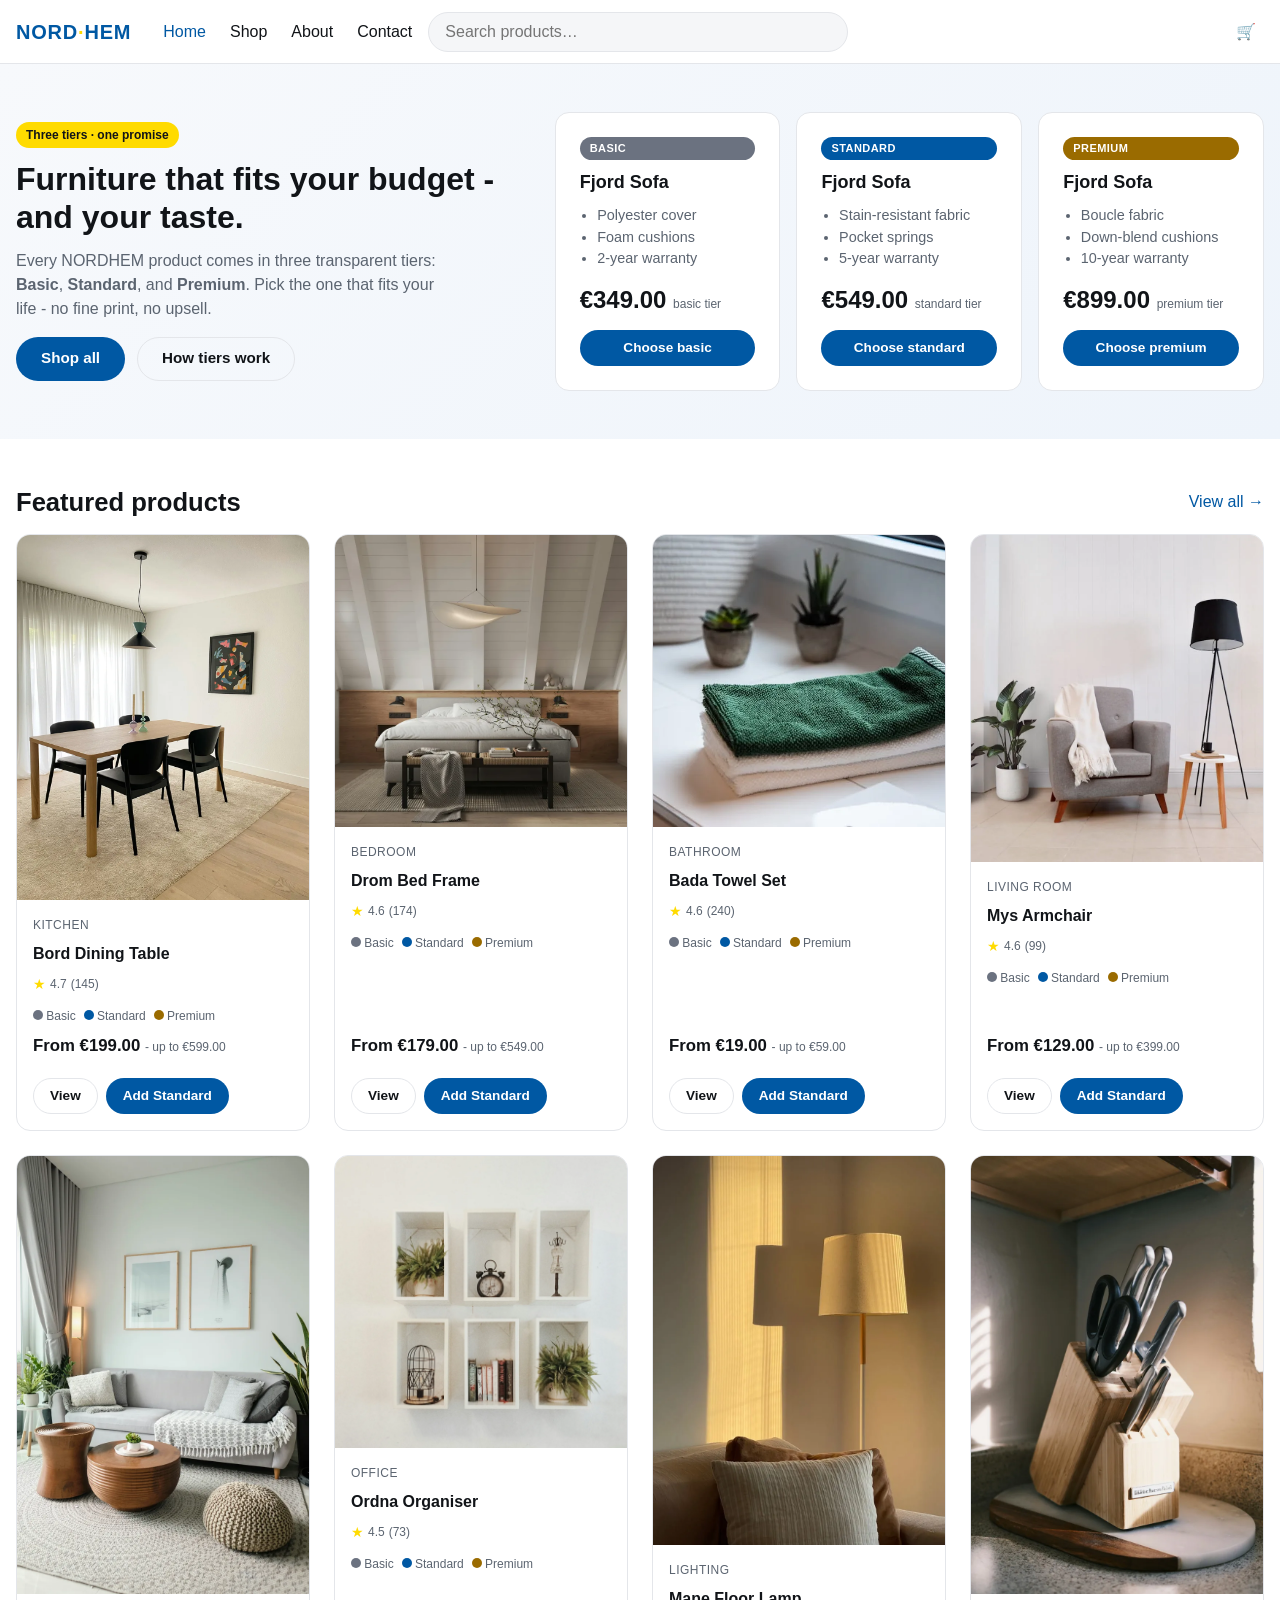
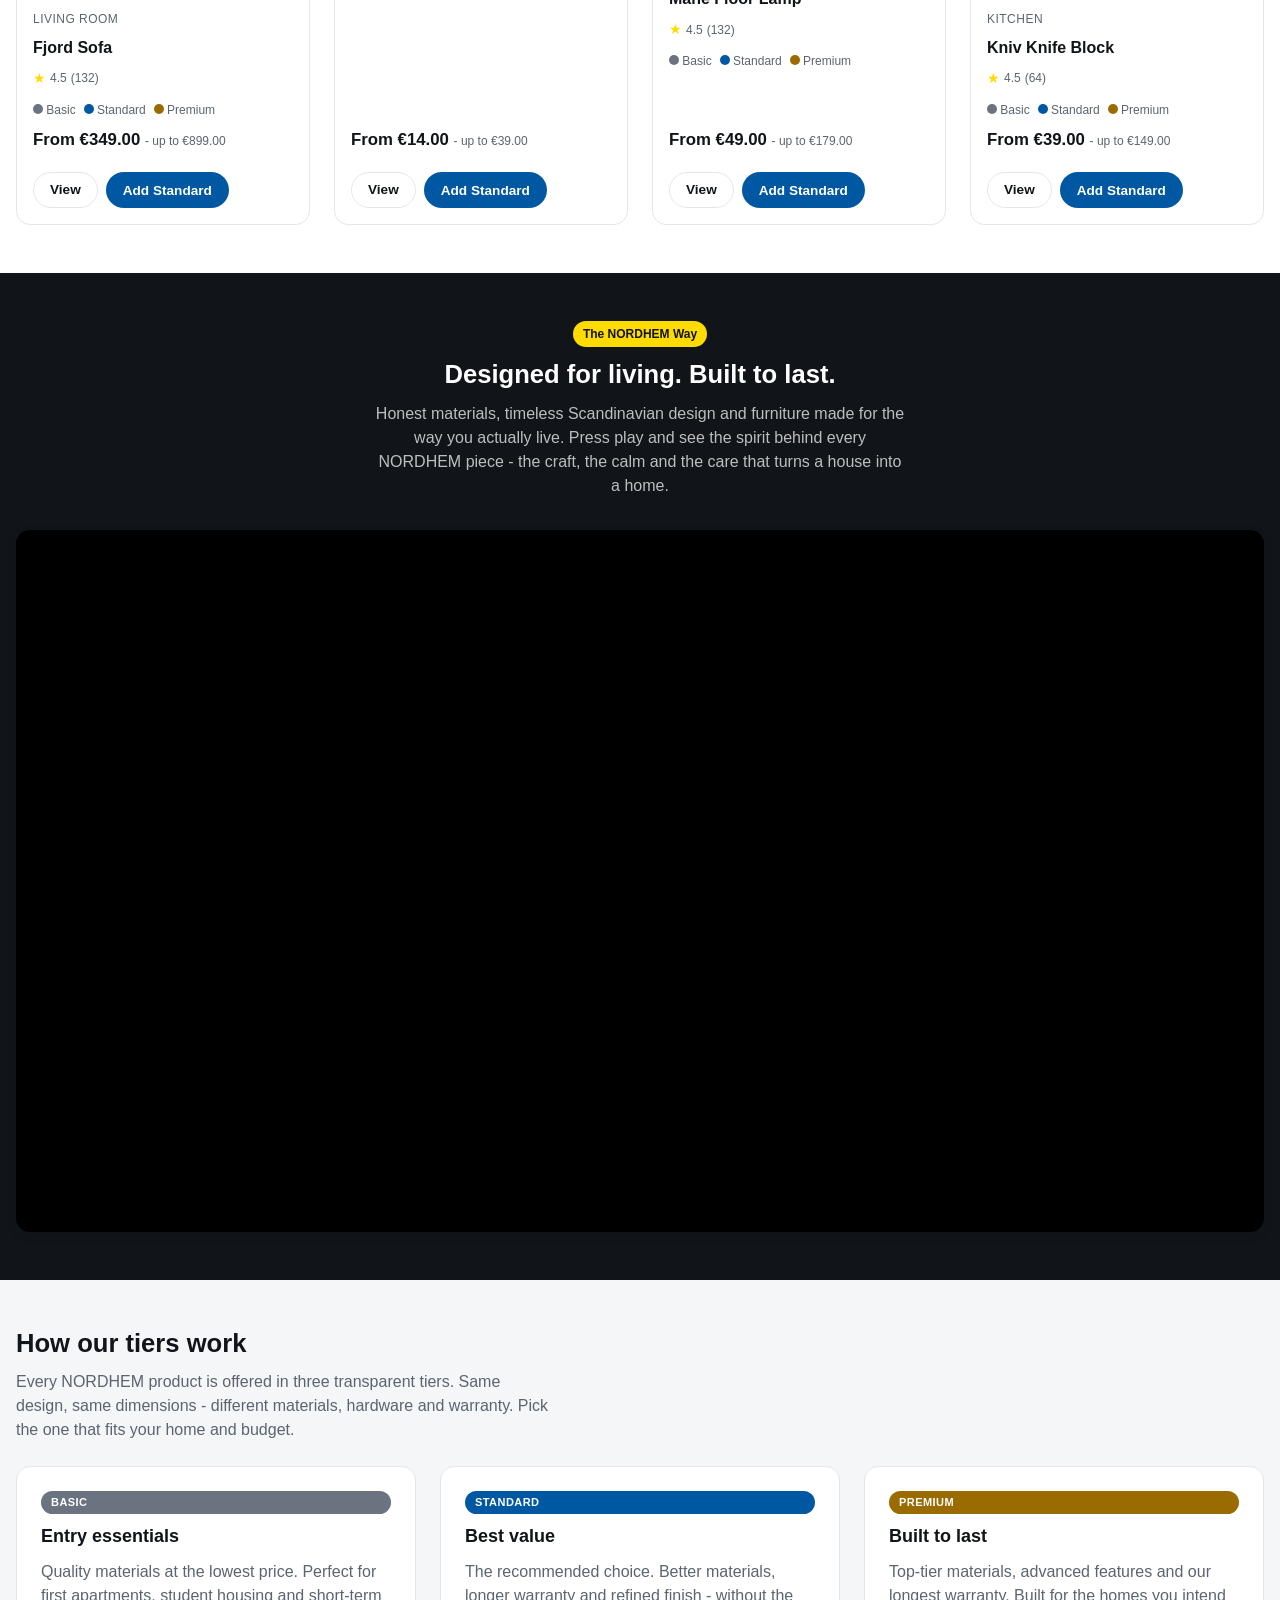
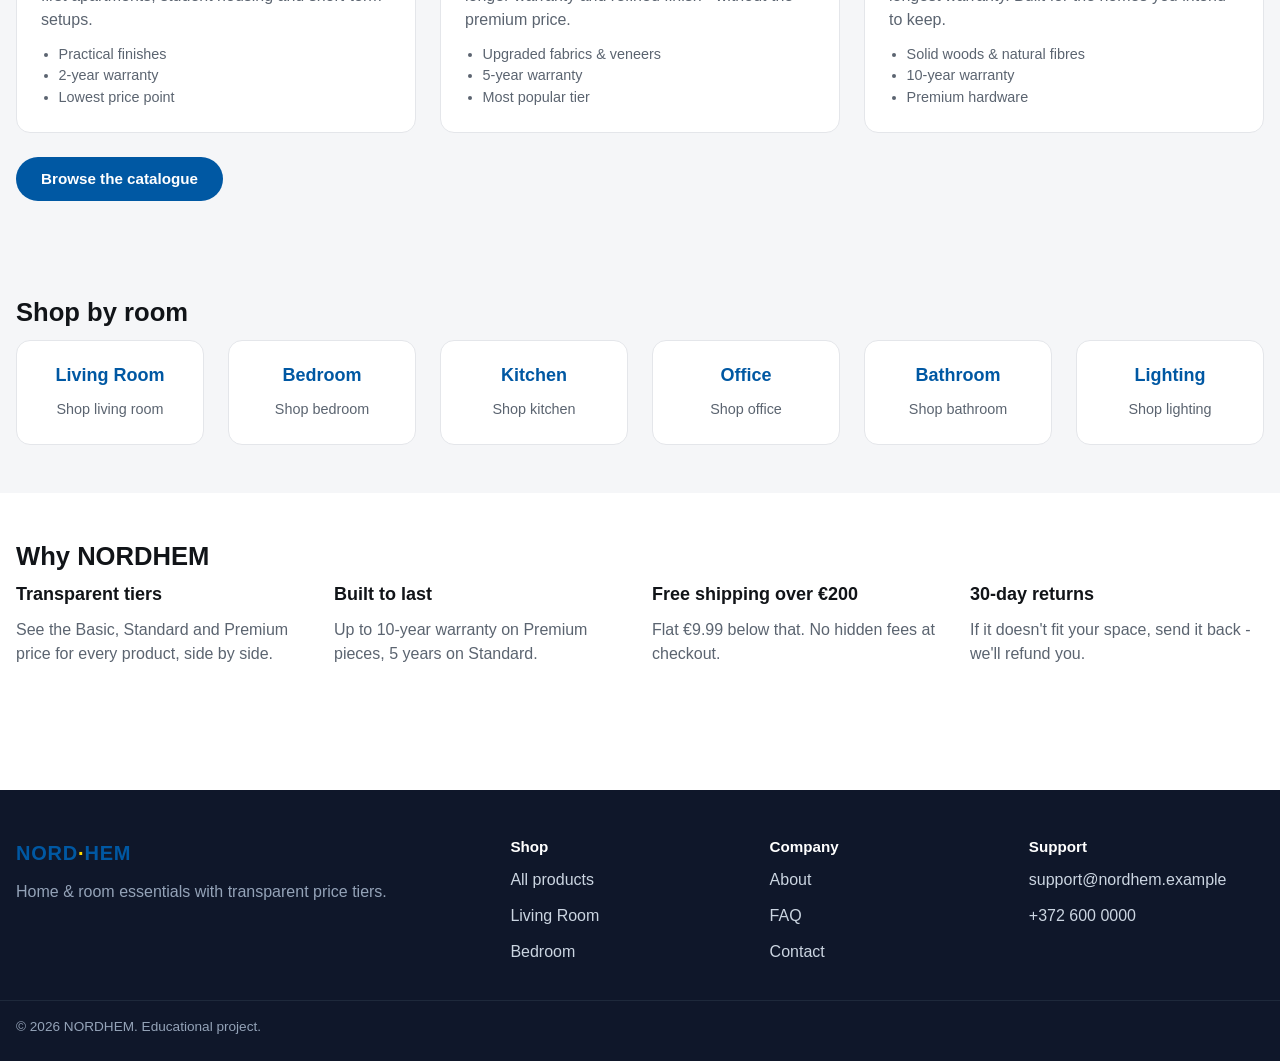
<file: index.html>
<!doctype html>
<html lang="en">
  <head>
    <meta charset="UTF-8" />
    <meta name="viewport" content="width=device-width, initial-scale=1.0" />
    <title>NORDHEM - Home & Room Essentials</title>
    <meta
      name="description"
      content="IKEA-inspired home & room essentials with transparent Basic, Standard and Premium tiers."
    />
    <link
      rel="icon"
      type="image/png"
      href="assets/images/furniture-store.png"
    />
    <link rel="preload" href="database/schema.sql" as="fetch" crossorigin />
    <link rel="stylesheet" href="assets/css/styles.css" />
  </head>
  <body>
    <header class="site-header">
      <div class="container site-header__inner">
        <a class="brand" href="index.html"
          >NORD<span class="brand__dot">·</span>HEM</a
        >
        <nav class="nav" aria-label="Primary">
          <a href="index.html" class="active">Home</a>
          <a href="shop.html">Shop</a>
          <a href="about.html">About</a>
          <a href="contact.html">Contact</a>
        </nav>
        <form class="header-search" data-header-search role="search">
          <input
            type="search"
            placeholder="Search products…"
            aria-label="Search products"
          />
        </form>
        <div class="header-actions">
          <a class="icon-btn" href="cart.html" aria-label="Cart">
            🛒<span class="cart-badge" data-cart-badge>0</span>
          </a>
          <button
            class="icon-btn hamburger"
            data-hamburger
            aria-expanded="false"
            aria-controls="mobile-nav"
            aria-label="Menu"
          >
            ☰
          </button>
        </div>
      </div>
      <nav
        id="mobile-nav"
        class="mobile-nav"
        data-mobile-nav
        aria-label="Mobile"
      >
        <a href="index.html">Home</a>
        <a href="shop.html">Shop</a>
        <a href="about.html">About</a>
        <a href="contact.html">Contact</a>
      </nav>
    </header>

    <main>
      <section class="hero">
        <div class="container hero__grid">
          <div class="hero__lead">
            <span class="eyebrow">Three tiers · one promise</span>
            <h1>Furniture that fits your budget - and your taste.</h1>
            <p>
              Every NORDHEM product comes in three transparent tiers:
              <strong>Basic</strong>, <strong>Standard</strong>, and
              <strong>Premium</strong>. Pick the one that fits your life - no
              fine print, no upsell.
            </p>
            <div class="flex" style="margin-top: var(--s-4); gap: var(--s-3)">
              <a class="btn" href="shop.html">Shop all</a>
              <a class="btn btn--ghost" href="#how-tiers-work"
                >How tiers work</a
              >
            </div>
          </div>
          <div class="tier-showcase" data-hero-tiers id="tiers"></div>
        </div>
      </section>

      <section class="section">
        <div class="container">
          <div class="flex between" style="margin-bottom: var(--s-4)">
            <h2 style="margin: 0">Featured products</h2>
            <a href="shop.html">View all →</a>
          </div>
          <div class="product-grid" data-featured></div>
        </div>
      </section>

      <section class="section section--dark">
        <div class="container video-feature">
          <span class="eyebrow">The NORDHEM Way</span>
          <h2>Designed for living. Built to last.</h2>
          <p class="video-feature__lead">
            Honest materials, timeless Scandinavian design and furniture made
            for the way you actually live. Press play and see the spirit behind
            every NORDHEM piece - the craft, the calm and the care that turns a
            house into a home.
          </p>
          <div class="video-embed">
            <iframe
              src="https://www.youtube-nocookie.com/embed/0nCdhpr0mLA"
              title="The NORDHEM story"
              loading="lazy"
              allow="
                accelerometer;
                autoplay;
                clipboard-write;
                encrypted-media;
                gyroscope;
                picture-in-picture;
                web-share;
              "
              allowfullscreen
            ></iframe>
          </div>
        </div>
      </section>

      <section class="section section--alt" id="how-tiers-work">
        <div class="container">
          <h2>How our tiers work</h2>
          <p style="color: var(--c-muted); max-width: 60ch">
            Every NORDHEM product is offered in three transparent tiers. Same
            design, same dimensions - different materials, hardware and
            warranty. Pick the one that fits your home and budget.
          </p>
          <div
            class="grid"
            style="
              grid-template-columns: repeat(auto-fit, minmax(240px, 1fr));
              margin-top: var(--s-5);
            "
          >
            <article class="tier-card">
              <span class="tier tier--basic">Basic</span>
              <h3 style="margin: 0">Entry essentials</h3>
              <p style="color: var(--c-muted); margin: 0">
                Quality materials at the lowest price. Perfect for first
                apartments, student housing and short-term setups.
              </p>
              <ul
                style="
                  margin: 0;
                  padding-left: 1.1rem;
                  color: var(--c-muted);
                  font-size: 0.9rem;
                "
              >
                <li>Practical finishes</li>
                <li>2-year warranty</li>
                <li>Lowest price point</li>
              </ul>
            </article>
            <article class="tier-card">
              <span class="tier tier--standard">Standard</span>
              <h3 style="margin: 0">Best value</h3>
              <p style="color: var(--c-muted); margin: 0">
                The recommended choice. Better materials, longer warranty and
                refined finish - without the premium price.
              </p>
              <ul
                style="
                  margin: 0;
                  padding-left: 1.1rem;
                  color: var(--c-muted);
                  font-size: 0.9rem;
                "
              >
                <li>Upgraded fabrics &amp; veneers</li>
                <li>5-year warranty</li>
                <li>Most popular tier</li>
              </ul>
            </article>
            <article class="tier-card">
              <span class="tier tier--premium">Premium</span>
              <h3 style="margin: 0">Built to last</h3>
              <p style="color: var(--c-muted); margin: 0">
                Top-tier materials, advanced features and our longest warranty.
                Built for the homes you intend to keep.
              </p>
              <ul
                style="
                  margin: 0;
                  padding-left: 1.1rem;
                  color: var(--c-muted);
                  font-size: 0.9rem;
                "
              >
                <li>Solid woods &amp; natural fibres</li>
                <li>10-year warranty</li>
                <li>Premium hardware</li>
              </ul>
            </article>
          </div>
          <div style="margin-top: var(--s-5)">
            <a class="btn" href="shop.html">Browse the catalogue</a>
          </div>
        </div>
      </section>

      <section class="section section--alt">
        <div class="container">
          <h2>Shop by room</h2>
          <div
            class="grid"
            data-categories
            style="grid-template-columns: repeat(auto-fill, minmax(180px, 1fr))"
          ></div>
        </div>
      </section>

      <section class="section">
        <div class="container">
          <h2>Why NORDHEM</h2>
          <div
            class="grid"
            style="grid-template-columns: repeat(auto-fit, minmax(220px, 1fr))"
          >
            <div>
              <h3>Transparent tiers</h3>
              <p style="color: var(--c-muted)">
                See the Basic, Standard and Premium price for every product,
                side by side.
              </p>
            </div>
            <div>
              <h3>Built to last</h3>
              <p style="color: var(--c-muted)">
                Up to 10-year warranty on Premium pieces, 5 years on Standard.
              </p>
            </div>
            <div>
              <h3>Free shipping over €200</h3>
              <p style="color: var(--c-muted)">
                Flat €9.99 below that. No hidden fees at checkout.
              </p>
            </div>
            <div>
              <h3>30-day returns</h3>
              <p style="color: var(--c-muted)">
                If it doesn't fit your space, send it back - we'll refund you.
              </p>
            </div>
          </div>
        </div>
      </section>
    </main>

    <footer class="site-footer">
      <div class="container footer-grid">
        <div>
          <div class="brand" style="margin-bottom: var(--s-3)">
            NORD<span class="brand__dot">·</span>HEM
          </div>
          <p style="color: #94a3b8">
            Home & room essentials with transparent price tiers.
          </p>
        </div>
        <div>
          <h4>Shop</h4>
          <p><a href="shop.html">All products</a></p>
          <p><a href="shop.html?category=1">Living Room</a></p>
          <p><a href="shop.html?category=2">Bedroom</a></p>
        </div>
        <div>
          <h4>Company</h4>
          <p><a href="about.html">About</a></p>
          <p><a href="about.html#faq">FAQ</a></p>
          <p><a href="contact.html">Contact</a></p>
        </div>
        <div>
          <h4>Support</h4>
          <p>support@nordhem.example</p>
          <p>+372 600 0000</p>
        </div>
      </div>
      <div class="container footer-bottom">
        © <span data-year></span> NORDHEM. Educational project.
      </div>
    </footer>

    <script src="assets/js/data.js"></script>
    <script src="assets/js/store.js"></script>
    <script src="assets/js/illustrations.js"></script>
    <script src="assets/js/ui.js"></script>
    <script src="assets/js/home.js"></script>
  </body>
</html>
</file>
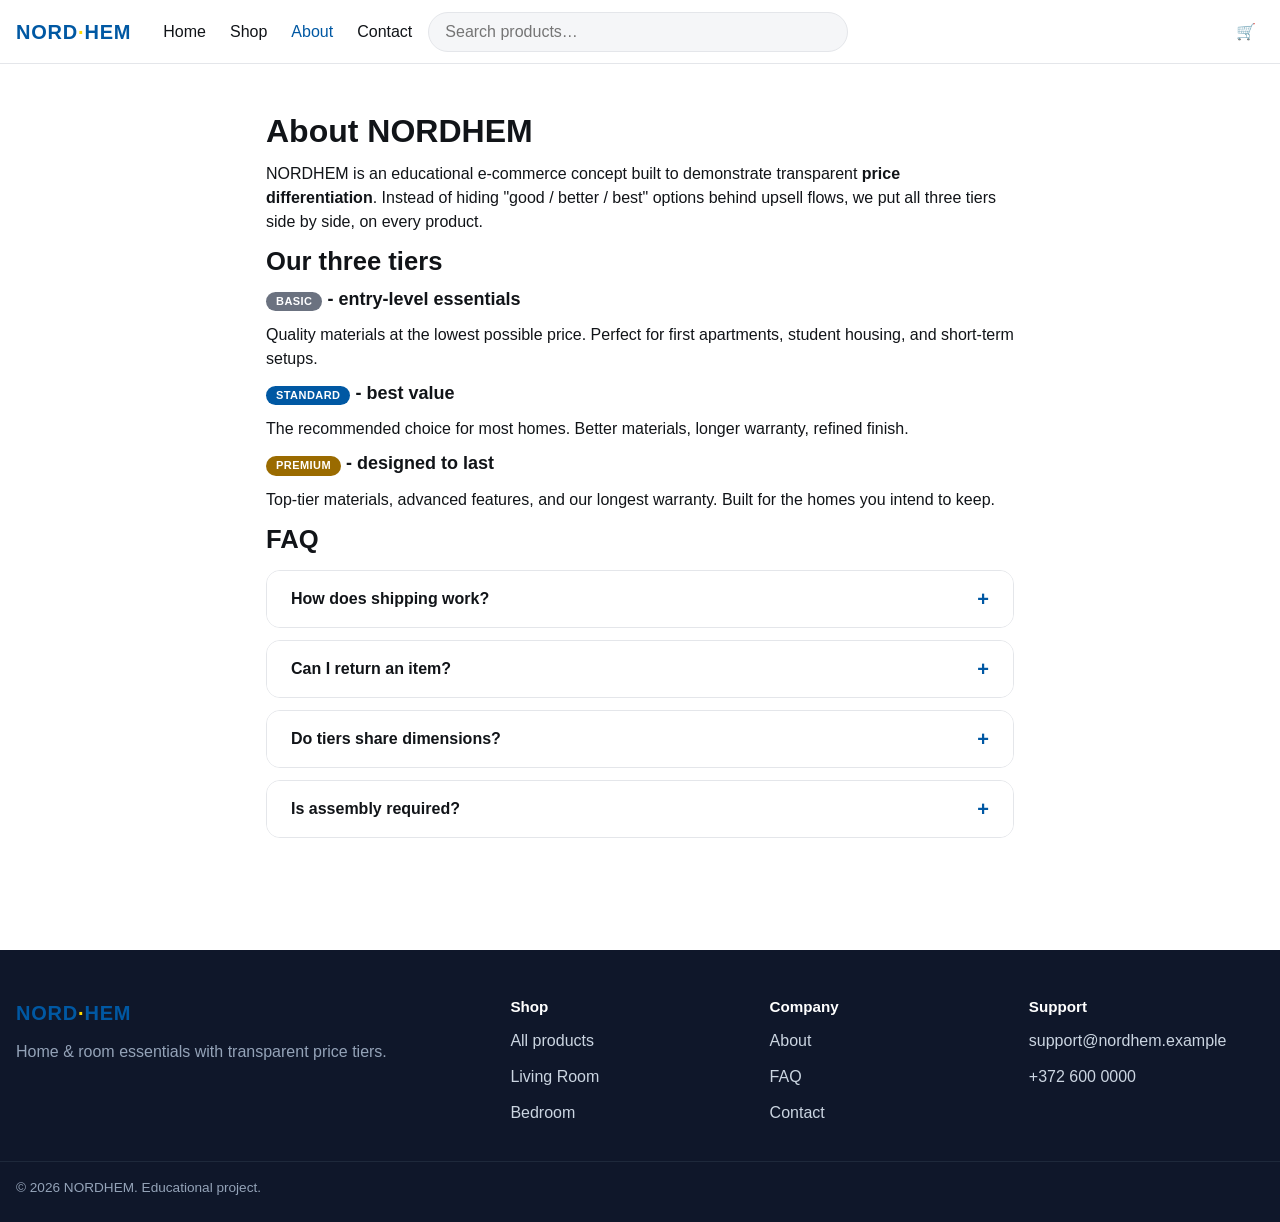
<file: about.html>
<!doctype html>
<html lang="en">
  <head>
    <meta charset="UTF-8" />
    <meta name="viewport" content="width=device-width, initial-scale=1.0" />
    <title>About - NORDHEM</title>
    <link
      rel="icon"
      type="image/png"
      href="assets/images/furniture-store.png"
    />
    <link rel="preload" href="database/schema.sql" as="fetch" crossorigin />
    <link rel="stylesheet" href="assets/css/styles.css" />
  </head>
  <body>
    <header class="site-header">
      <div class="container site-header__inner">
        <a class="brand" href="index.html"
          >NORD<span class="brand__dot">·</span>HEM</a
        >
        <nav class="nav" aria-label="Primary">
          <a href="index.html">Home</a><a href="shop.html">Shop</a>
          <a href="about.html" class="active">About</a
          ><a href="contact.html">Contact</a>
        </nav>
        <form class="header-search" data-header-search role="search">
          <input
            type="search"
            placeholder="Search products…"
            aria-label="Search products"
          />
        </form>
        <div class="header-actions">
          <a class="icon-btn" href="cart.html" aria-label="Cart"
            >🛒<span class="cart-badge" data-cart-badge>0</span></a
          >
          <button
            class="icon-btn hamburger"
            data-hamburger
            aria-expanded="false"
            aria-controls="mobile-nav"
            aria-label="Menu"
          >
            ☰
          </button>
        </div>
      </div>
      <nav
        id="mobile-nav"
        class="mobile-nav"
        data-mobile-nav
        aria-label="Mobile"
      >
        <a href="index.html">Home</a><a href="shop.html">Shop</a
        ><a href="about.html">About</a><a href="contact.html">Contact</a>
      </nav>
    </header>

    <main class="section">
      <div class="container" style="max-width: 780px">
        <h1>About NORDHEM</h1>
        <p>
          NORDHEM is an educational e-commerce concept built to demonstrate
          transparent <strong>price differentiation</strong>. Instead of hiding
          "good / better / best" options behind upsell flows, we put all three
          tiers side by side, on every product.
        </p>

        <h2>Our three tiers</h2>
        <article>
          <h3>
            <span class="tier tier--basic">Basic</span> - entry-level essentials
          </h3>
          <p>
            Quality materials at the lowest possible price. Perfect for first
            apartments, student housing, and short-term setups.
          </p>
        </article>
        <article>
          <h3>
            <span class="tier tier--standard">Standard</span> - best value
          </h3>
          <p>
            The recommended choice for most homes. Better materials, longer
            warranty, refined finish.
          </p>
        </article>
        <article>
          <h3>
            <span class="tier tier--premium">Premium</span> - designed to last
          </h3>
          <p>
            Top-tier materials, advanced features, and our longest warranty.
            Built for the homes you intend to keep.
          </p>
        </article>

        <h2 id="faq">FAQ</h2>
        <div class="faq">
          <details>
            <summary>How does shipping work?</summary>
            <p>Flat €9.99 shipping across the EU. Free over €200.</p>
          </details>
          <details>
            <summary>Can I return an item?</summary>
            <p>Yes - 30 day returns on unused items in original packaging.</p>
          </details>
          <details>
            <summary>Do tiers share dimensions?</summary>
            <p>
              Yes. A product's size and footprint are identical across tiers -
              what changes is materials, hardware, and warranty.
            </p>
          </details>
          <details>
            <summary>Is assembly required?</summary>
            <p>
              Most products are flat-packed. Assembly instructions are included.
            </p>
          </details>
        </div>
      </div>
    </main>

    <footer class="site-footer">
      <div class="container footer-grid">
        <div>
          <div class="brand" style="margin-bottom: var(--s-3)">
            NORD<span class="brand__dot">·</span>HEM
          </div>
          <p style="color: #94a3b8">
            Home &amp; room essentials with transparent price tiers.
          </p>
        </div>
        <div>
          <h4>Shop</h4>
          <p><a href="shop.html">All products</a></p>
          <p><a href="shop.html?category=1">Living Room</a></p>
          <p><a href="shop.html?category=2">Bedroom</a></p>
        </div>
        <div>
          <h4>Company</h4>
          <p><a href="about.html">About</a></p>
          <p><a href="about.html#faq">FAQ</a></p>
          <p><a href="contact.html">Contact</a></p>
        </div>
        <div>
          <h4>Support</h4>
          <p>support@nordhem.example</p>
          <p>+372 600 0000</p>
        </div>
      </div>
      <div class="container footer-bottom">
        © <span data-year></span> NORDHEM. Educational project.
      </div>
    </footer>

    <script src="assets/js/data.js"></script>
    <script src="assets/js/store.js"></script>
    <script src="assets/js/illustrations.js"></script>
    <script src="assets/js/ui.js"></script>
  </body>
</html>
</file>
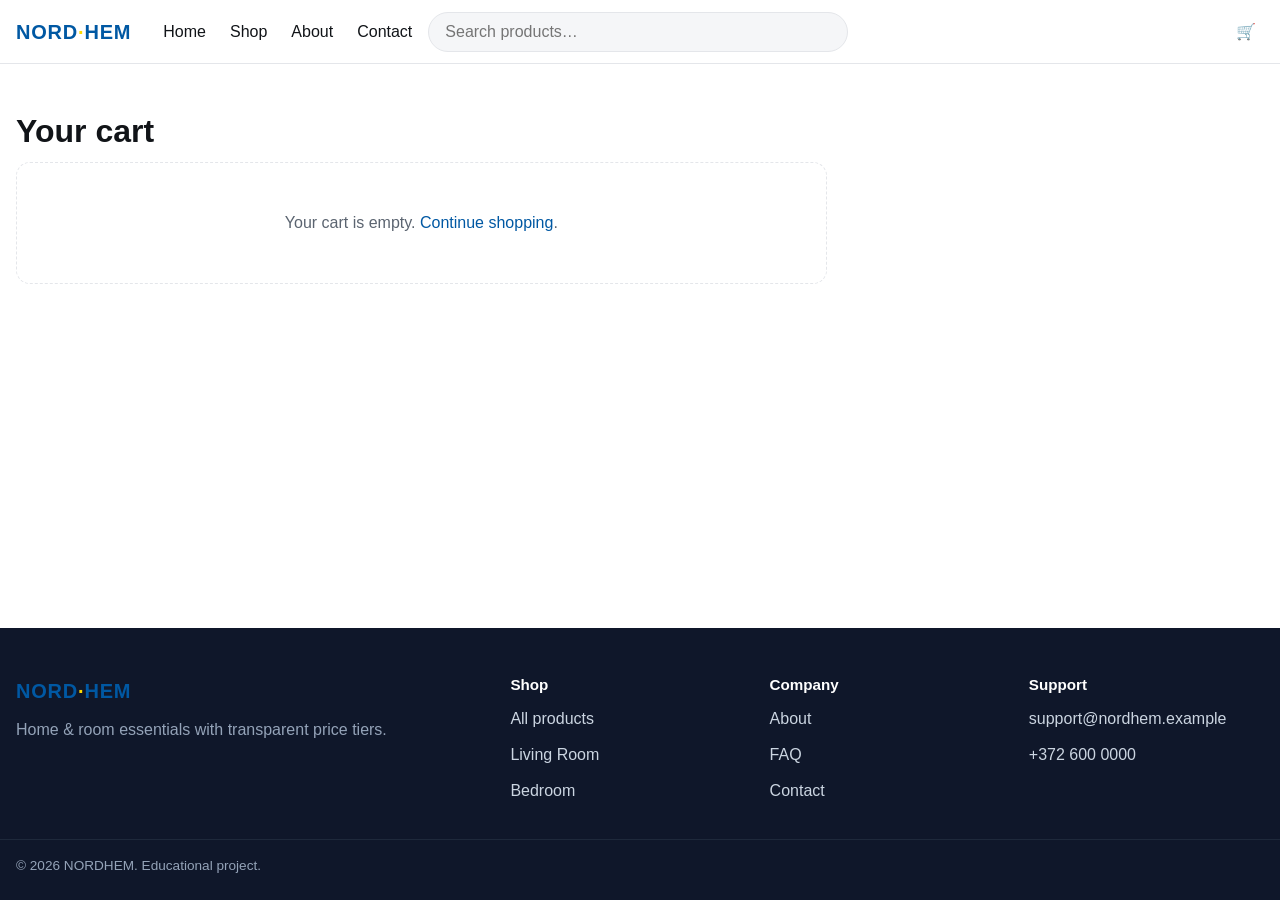
<file: cart.html>
<!doctype html>
<html lang="en">
  <head>
    <meta charset="UTF-8" />
    <meta name="viewport" content="width=device-width, initial-scale=1.0" />
    <title>Cart - NORDHEM</title>
    <link
      rel="icon"
      type="image/png"
      href="assets/images/furniture-store.png"
    />
    <link rel="preload" href="database/schema.sql" as="fetch" crossorigin />
    <link rel="stylesheet" href="assets/css/styles.css" />
  </head>
  <body>
    <header class="site-header">
      <div class="container site-header__inner">
        <a class="brand" href="index.html"
          >NORD<span class="brand__dot">·</span>HEM</a
        >
        <nav class="nav" aria-label="Primary">
          <a href="index.html">Home</a><a href="shop.html">Shop</a>
          <a href="about.html">About</a><a href="contact.html">Contact</a>
        </nav>
        <form class="header-search" data-header-search role="search">
          <input
            type="search"
            placeholder="Search products…"
            aria-label="Search products"
          />
        </form>
        <div class="header-actions">
          <a class="icon-btn" href="cart.html" aria-label="Cart"
            >🛒<span class="cart-badge" data-cart-badge>0</span></a
          >
          <button
            class="icon-btn hamburger"
            data-hamburger
            aria-expanded="false"
            aria-controls="mobile-nav"
            aria-label="Menu"
          >
            ☰
          </button>
        </div>
      </div>
      <nav
        id="mobile-nav"
        class="mobile-nav"
        data-mobile-nav
        aria-label="Mobile"
      >
        <a href="index.html">Home</a><a href="shop.html">Shop</a
        ><a href="about.html">About</a><a href="contact.html">Contact</a>
      </nav>
    </header>

    <main class="section">
      <div class="container">
        <h1>Your cart</h1>
        <div class="cart-page">
          <section data-cart-list aria-label="Cart items"></section>
          <aside data-cart-summary aria-label="Order summary"></aside>
        </div>
      </div>
    </main>

    <footer class="site-footer">
      <div class="container footer-grid">
        <div>
          <div class="brand" style="margin-bottom: var(--s-3)">
            NORD<span class="brand__dot">·</span>HEM
          </div>
          <p style="color: #94a3b8">
            Home &amp; room essentials with transparent price tiers.
          </p>
        </div>
        <div>
          <h4>Shop</h4>
          <p><a href="shop.html">All products</a></p>
          <p><a href="shop.html?category=1">Living Room</a></p>
          <p><a href="shop.html?category=2">Bedroom</a></p>
        </div>
        <div>
          <h4>Company</h4>
          <p><a href="about.html">About</a></p>
          <p><a href="about.html#faq">FAQ</a></p>
          <p><a href="contact.html">Contact</a></p>
        </div>
        <div>
          <h4>Support</h4>
          <p>support@nordhem.example</p>
          <p>+372 600 0000</p>
        </div>
      </div>
      <div class="container footer-bottom">
        © <span data-year></span> NORDHEM. Educational project.
      </div>
    </footer>

    <script src="assets/js/data.js"></script>
    <script src="assets/js/store.js"></script>
    <script src="assets/js/illustrations.js"></script>
    <script src="assets/js/ui.js"></script>
    <script src="assets/js/cart.js"></script>
  </body>
</html>
</file>
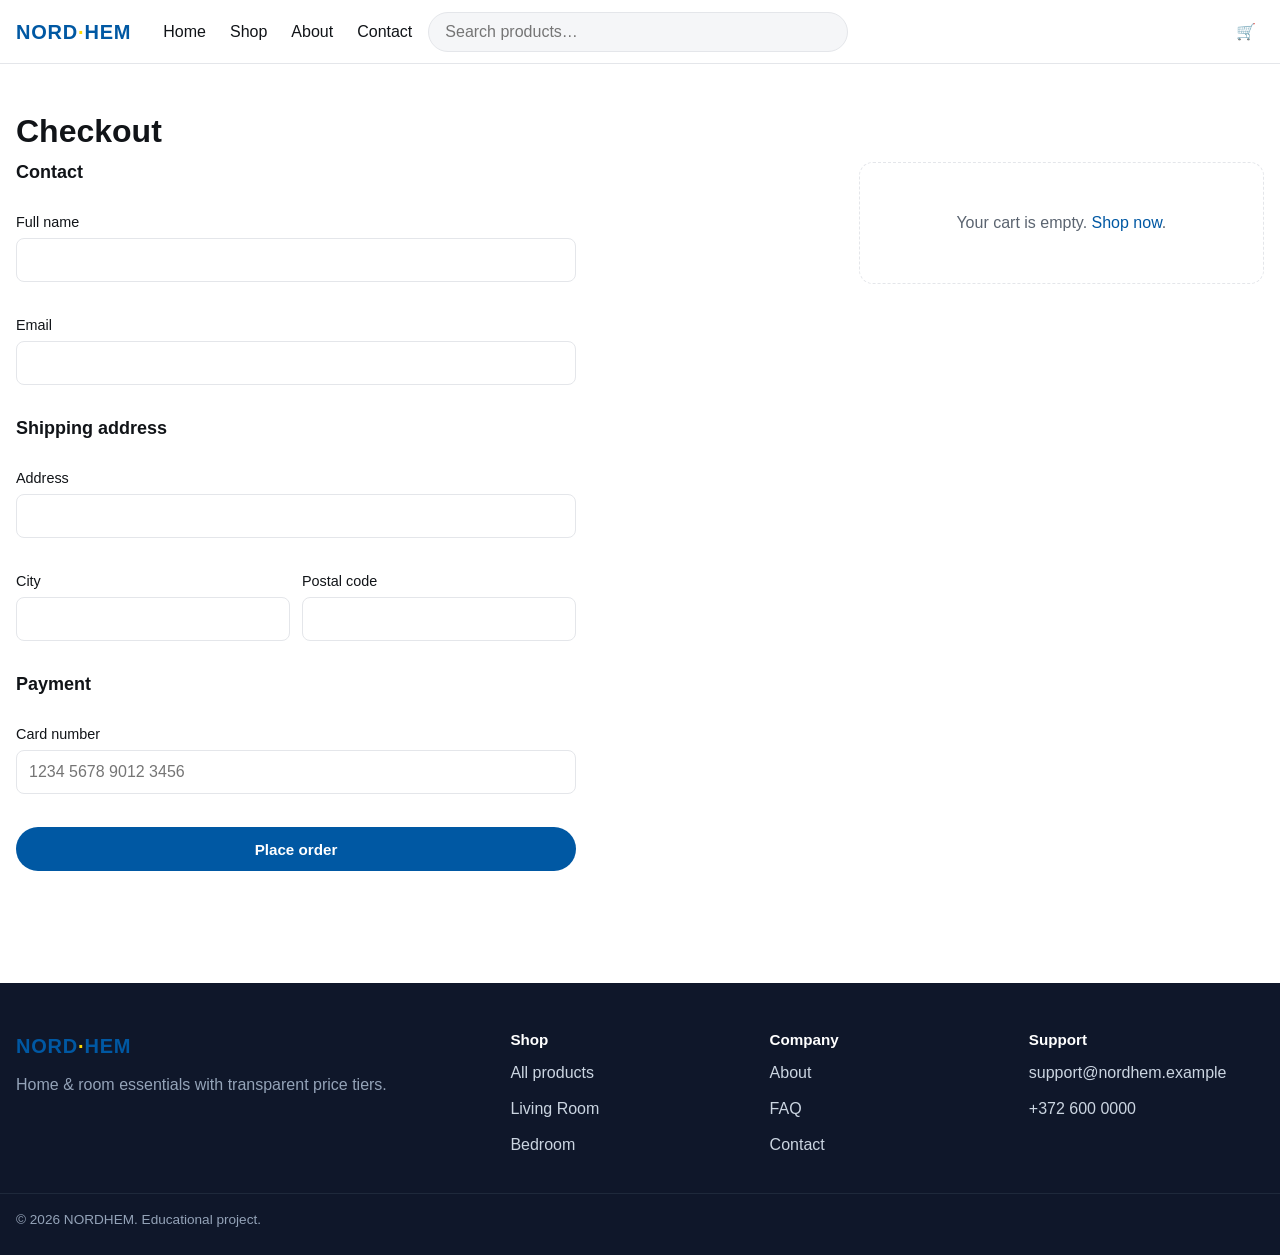
<file: checkout.html>
<!doctype html>
<html lang="en">
  <head>
    <meta charset="UTF-8" />
    <meta name="viewport" content="width=device-width, initial-scale=1.0" />
    <title>Checkout - NORDHEM</title>
    <link
      rel="icon"
      type="image/png"
      href="assets/images/furniture-store.png"
    />
    <link rel="preload" href="database/schema.sql" as="fetch" crossorigin />
    <link rel="stylesheet" href="assets/css/styles.css" />
  </head>
  <body>
    <header class="site-header">
      <div class="container site-header__inner">
        <a class="brand" href="index.html"
          >NORD<span class="brand__dot">·</span>HEM</a
        >
        <nav class="nav" aria-label="Primary">
          <a href="index.html">Home</a><a href="shop.html">Shop</a>
          <a href="about.html">About</a><a href="contact.html">Contact</a>
        </nav>
        <form class="header-search" data-header-search role="search">
          <input
            type="search"
            placeholder="Search products…"
            aria-label="Search products"
          />
        </form>
        <div class="header-actions">
          <a class="icon-btn" href="cart.html" aria-label="Cart"
            >🛒<span class="cart-badge" data-cart-badge>0</span></a
          >
          <button
            class="icon-btn hamburger"
            data-hamburger
            aria-expanded="false"
            aria-controls="mobile-nav"
            aria-label="Menu"
          >
            ☰
          </button>
        </div>
      </div>
      <nav
        id="mobile-nav"
        class="mobile-nav"
        data-mobile-nav
        aria-label="Mobile"
      >
        <a href="index.html">Home</a><a href="shop.html">Shop</a
        ><a href="about.html">About</a><a href="contact.html">Contact</a>
      </nav>
    </header>

    <main class="section">
      <div class="container">
        <h1>Checkout</h1>
        <div class="cart-page">
          <section>
            <form class="form" data-checkout-form novalidate>
              <h3>Contact</h3>
              <div class="field">
                <label for="co-name">Full name</label>
                <input
                  id="co-name"
                  name="name"
                  type="text"
                  autocomplete="name"
                  required
                />
                <span class="field__error"></span>
              </div>
              <div class="field">
                <label for="co-email">Email</label>
                <input
                  id="co-email"
                  name="email"
                  type="email"
                  autocomplete="email"
                  required
                />
                <span class="field__error"></span>
              </div>

              <h3>Shipping address</h3>
              <div class="field">
                <label for="co-address">Address</label>
                <input
                  id="co-address"
                  name="address"
                  type="text"
                  autocomplete="street-address"
                  required
                />
                <span class="field__error"></span>
              </div>
              <div class="field__row">
                <div class="field">
                  <label for="co-city">City</label>
                  <input
                    id="co-city"
                    name="city"
                    type="text"
                    autocomplete="address-level2"
                    required
                  />
                  <span class="field__error"></span>
                </div>
                <div class="field">
                  <label for="co-zip">Postal code</label>
                  <input
                    id="co-zip"
                    name="zip"
                    type="text"
                    autocomplete="postal-code"
                    required
                  />
                  <span class="field__error"></span>
                </div>
              </div>

              <h3>Payment</h3>
              <div class="field">
                <label for="co-card">Card number</label>
                <input
                  id="co-card"
                  name="card"
                  type="text"
                  inputmode="numeric"
                  autocomplete="cc-number"
                  placeholder="1234 5678 9012 3456"
                  required
                />
                <span class="field__error"></span>
              </div>

              <button class="btn btn--block" type="submit">Place order</button>
            </form>

            <div
              hidden
              data-checkout-success
              class="empty-state"
              style="border-style: solid; border-color: var(--c-success)"
            >
              <h2 style="color: var(--c-success); margin-top: 0">
                Thank you for your order!
              </h2>
              <p>
                A confirmation email is on its way.
                <a href="shop.html">Continue shopping</a>.
              </p>
            </div>
          </section>
          <aside data-checkout-summary></aside>
        </div>
      </div>
    </main>

    <footer class="site-footer">
      <div class="container footer-grid">
        <div>
          <div class="brand" style="margin-bottom: var(--s-3)">
            NORD<span class="brand__dot">·</span>HEM
          </div>
          <p style="color: #94a3b8">
            Home &amp; room essentials with transparent price tiers.
          </p>
        </div>
        <div>
          <h4>Shop</h4>
          <p><a href="shop.html">All products</a></p>
          <p><a href="shop.html?category=1">Living Room</a></p>
          <p><a href="shop.html?category=2">Bedroom</a></p>
        </div>
        <div>
          <h4>Company</h4>
          <p><a href="about.html">About</a></p>
          <p><a href="about.html#faq">FAQ</a></p>
          <p><a href="contact.html">Contact</a></p>
        </div>
        <div>
          <h4>Support</h4>
          <p>support@nordhem.example</p>
          <p>+372 600 0000</p>
        </div>
      </div>
      <div class="container footer-bottom">
        © <span data-year></span> NORDHEM. Educational project.
      </div>
    </footer>

    <script src="assets/js/data.js"></script>
    <script src="assets/js/store.js"></script>
    <script src="assets/js/illustrations.js"></script>
    <script src="assets/js/ui.js"></script>
    <script src="assets/js/checkout.js"></script>
  </body>
</html>
</file>
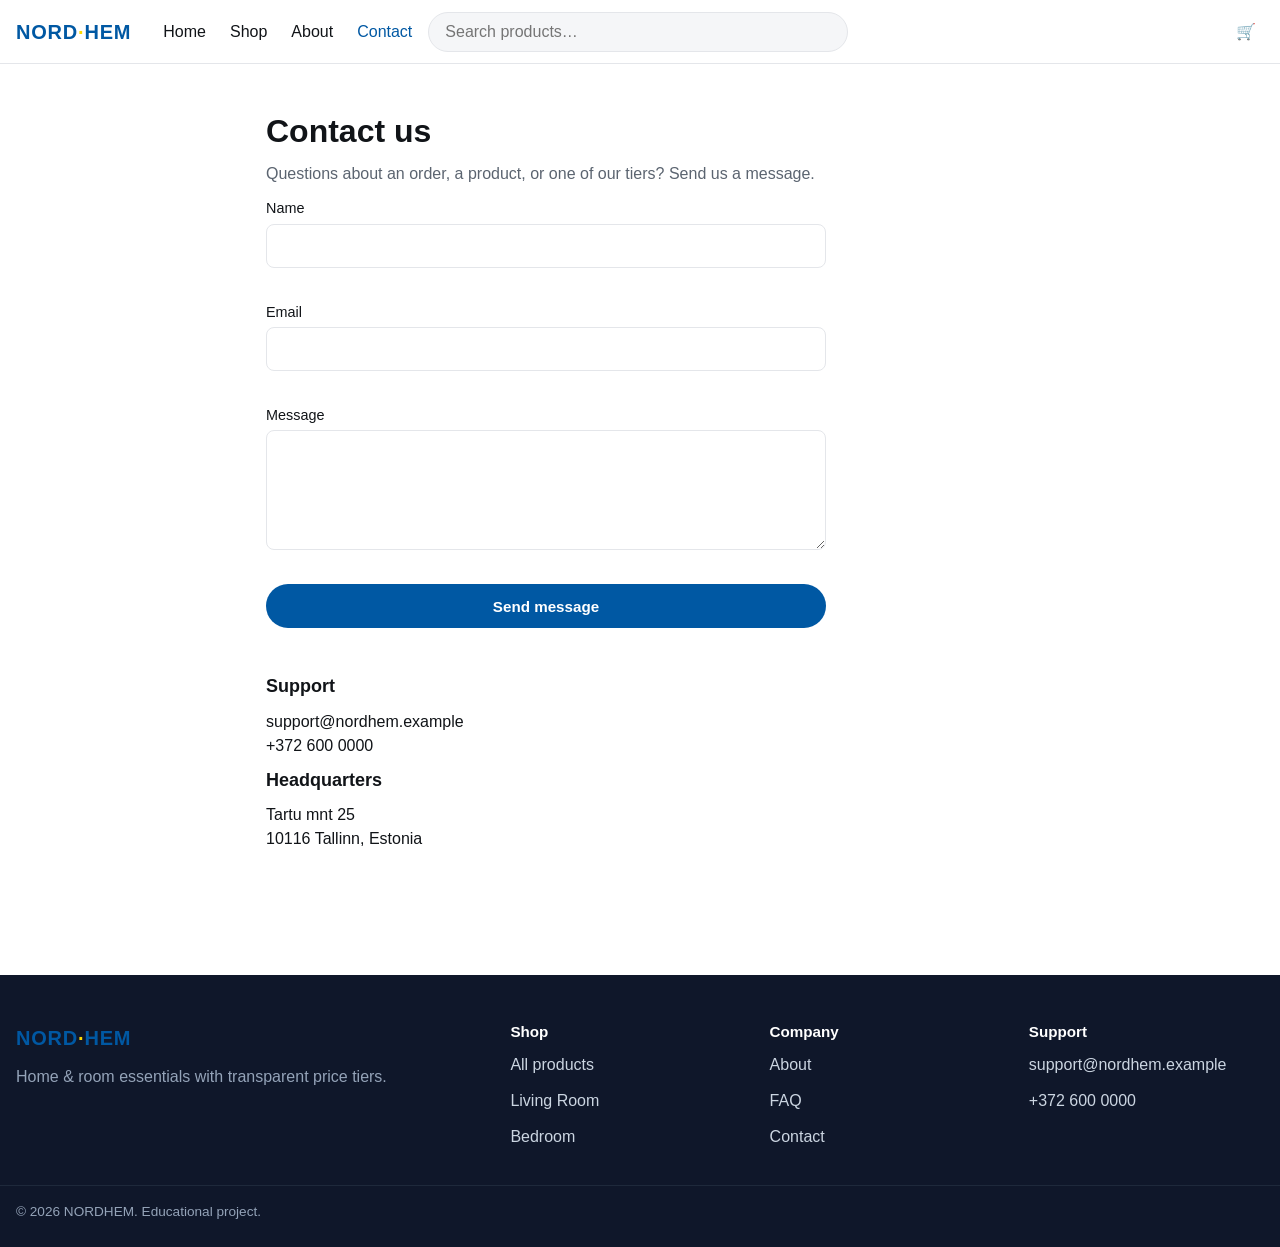
<file: contact.html>
<!doctype html>
<html lang="en">
  <head>
    <meta charset="UTF-8" />
    <meta name="viewport" content="width=device-width, initial-scale=1.0" />
    <title>Contact - NORDHEM</title>
    <link
      rel="icon"
      type="image/png"
      href="assets/images/furniture-store.png"
    />
    <link rel="preload" href="database/schema.sql" as="fetch" crossorigin />
    <link rel="stylesheet" href="assets/css/styles.css" />
  </head>
  <body>
    <header class="site-header">
      <div class="container site-header__inner">
        <a class="brand" href="index.html"
          >NORD<span class="brand__dot">·</span>HEM</a
        >
        <nav class="nav" aria-label="Primary">
          <a href="index.html">Home</a><a href="shop.html">Shop</a>
          <a href="about.html">About</a
          ><a href="contact.html" class="active">Contact</a>
        </nav>
        <form class="header-search" data-header-search role="search">
          <input
            type="search"
            placeholder="Search products…"
            aria-label="Search products"
          />
        </form>
        <div class="header-actions">
          <a class="icon-btn" href="cart.html" aria-label="Cart"
            >🛒<span class="cart-badge" data-cart-badge>0</span></a
          >
          <button
            class="icon-btn hamburger"
            data-hamburger
            aria-expanded="false"
            aria-controls="mobile-nav"
            aria-label="Menu"
          >
            ☰
          </button>
        </div>
      </div>
      <nav
        id="mobile-nav"
        class="mobile-nav"
        data-mobile-nav
        aria-label="Mobile"
      >
        <a href="index.html">Home</a><a href="shop.html">Shop</a
        ><a href="about.html">About</a><a href="contact.html">Contact</a>
      </nav>
    </header>

    <main class="section">
      <div class="container" style="max-width: 780px">
        <h1>Contact us</h1>
        <p style="color: var(--c-muted)">
          Questions about an order, a product, or one of our tiers? Send us a
          message.
        </p>

        <div class="grid" style="grid-template-columns: 1fr; gap: var(--s-7)">
          <form class="form" data-contact-form novalidate>
            <div class="field">
              <label for="ct-name">Name</label>
              <input
                id="ct-name"
                name="name"
                type="text"
                autocomplete="name"
                required
              />
              <span class="field__error"></span>
            </div>
            <div class="field">
              <label for="ct-email">Email</label>
              <input
                id="ct-email"
                name="email"
                type="email"
                autocomplete="email"
                required
              />
              <span class="field__error"></span>
            </div>
            <div class="field">
              <label for="ct-message">Message</label>
              <textarea id="ct-message" name="message" required></textarea>
              <span class="field__error"></span>
            </div>
            <button class="btn" type="submit">Send message</button>
          </form>

          <div>
            <h3>Support</h3>
            <p>support@nordhem.example<br />+372 600 0000</p>
            <h3>Headquarters</h3>
            <p>Tartu mnt 25<br />10116 Tallinn, Estonia</p>
          </div>
        </div>
      </div>
    </main>

    <footer class="site-footer">
      <div class="container footer-grid">
        <div>
          <div class="brand" style="margin-bottom: var(--s-3)">
            NORD<span class="brand__dot">·</span>HEM
          </div>
          <p style="color: #94a3b8">
            Home &amp; room essentials with transparent price tiers.
          </p>
        </div>
        <div>
          <h4>Shop</h4>
          <p><a href="shop.html">All products</a></p>
          <p><a href="shop.html?category=1">Living Room</a></p>
          <p><a href="shop.html?category=2">Bedroom</a></p>
        </div>
        <div>
          <h4>Company</h4>
          <p><a href="about.html">About</a></p>
          <p><a href="about.html#faq">FAQ</a></p>
          <p><a href="contact.html">Contact</a></p>
        </div>
        <div>
          <h4>Support</h4>
          <p>support@nordhem.example</p>
          <p>+372 600 0000</p>
        </div>
      </div>
      <div class="container footer-bottom">
        © <span data-year></span> NORDHEM. Educational project.
      </div>
    </footer>

    <script src="assets/js/data.js"></script>
    <script src="assets/js/store.js"></script>
    <script src="assets/js/illustrations.js"></script>
    <script src="assets/js/ui.js"></script>
    <script src="assets/js/checkout.js"></script>
  </body>
</html>
</file>
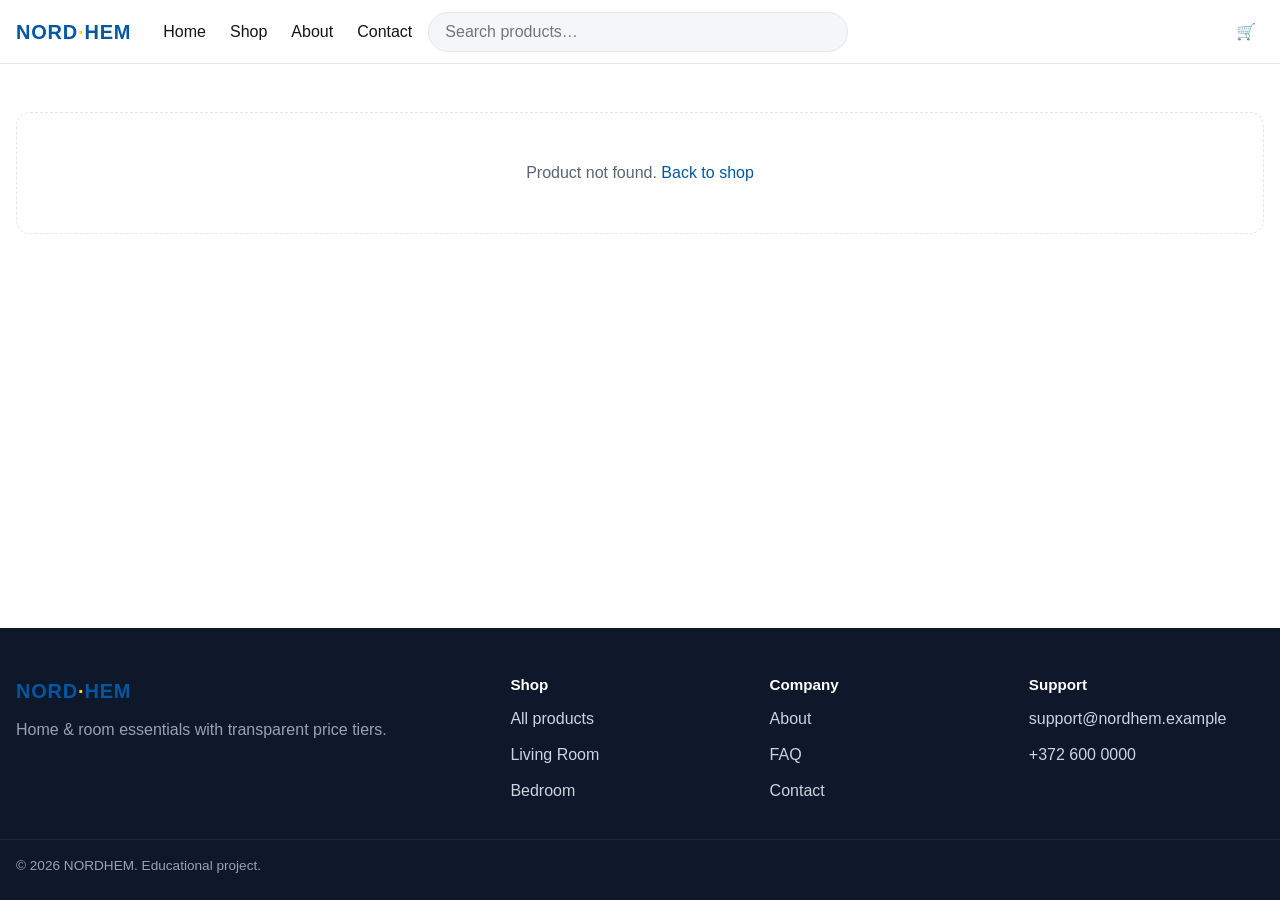
<file: product.html>
<!doctype html>
<html lang="en">
  <head>
    <meta charset="UTF-8" />
    <meta name="viewport" content="width=device-width, initial-scale=1.0" />
    <title>Product - NORDHEM</title>
    <link
      rel="icon"
      type="image/png"
      href="assets/images/furniture-store.png"
    />
    <link rel="preload" href="database/schema.sql" as="fetch" crossorigin />
    <link rel="stylesheet" href="assets/css/styles.css" />
  </head>
  <body>
    <header class="site-header">
      <div class="container site-header__inner">
        <a class="brand" href="index.html"
          >NORD<span class="brand__dot">·</span>HEM</a
        >
        <nav class="nav" aria-label="Primary">
          <a href="index.html">Home</a><a href="shop.html">Shop</a>
          <a href="about.html">About</a><a href="contact.html">Contact</a>
        </nav>
        <form class="header-search" data-header-search role="search">
          <input
            type="search"
            placeholder="Search products…"
            aria-label="Search products"
          />
        </form>
        <div class="header-actions">
          <a class="icon-btn" href="cart.html" aria-label="Cart"
            >🛒<span class="cart-badge" data-cart-badge>0</span></a
          >
          <button
            class="icon-btn hamburger"
            data-hamburger
            aria-expanded="false"
            aria-controls="mobile-nav"
            aria-label="Menu"
          >
            ☰
          </button>
        </div>
      </div>
      <nav
        id="mobile-nav"
        class="mobile-nav"
        data-mobile-nav
        aria-label="Mobile"
      >
        <a href="index.html">Home</a><a href="shop.html">Shop</a
        ><a href="about.html">About</a><a href="contact.html">Contact</a>
      </nav>
    </header>

    <main class="section">
      <div class="container" data-product-root></div>
    </main>

    <footer class="site-footer">
      <div class="container footer-grid">
        <div>
          <div class="brand" style="margin-bottom: var(--s-3)">
            NORD<span class="brand__dot">·</span>HEM
          </div>
          <p style="color: #94a3b8">
            Home &amp; room essentials with transparent price tiers.
          </p>
        </div>
        <div>
          <h4>Shop</h4>
          <p><a href="shop.html">All products</a></p>
          <p><a href="shop.html?category=1">Living Room</a></p>
          <p><a href="shop.html?category=2">Bedroom</a></p>
        </div>
        <div>
          <h4>Company</h4>
          <p><a href="about.html">About</a></p>
          <p><a href="about.html#faq">FAQ</a></p>
          <p><a href="contact.html">Contact</a></p>
        </div>
        <div>
          <h4>Support</h4>
          <p>support@nordhem.example</p>
          <p>+372 600 0000</p>
        </div>
      </div>
      <div class="container footer-bottom">
        © <span data-year></span> NORDHEM. Educational project.
      </div>
    </footer>

    <script src="assets/js/data.js"></script>
    <script src="assets/js/store.js"></script>
    <script src="assets/js/illustrations.js"></script>
    <script src="assets/js/ui.js"></script>
    <script src="assets/js/product.js"></script>
  </body>
</html>
</file>
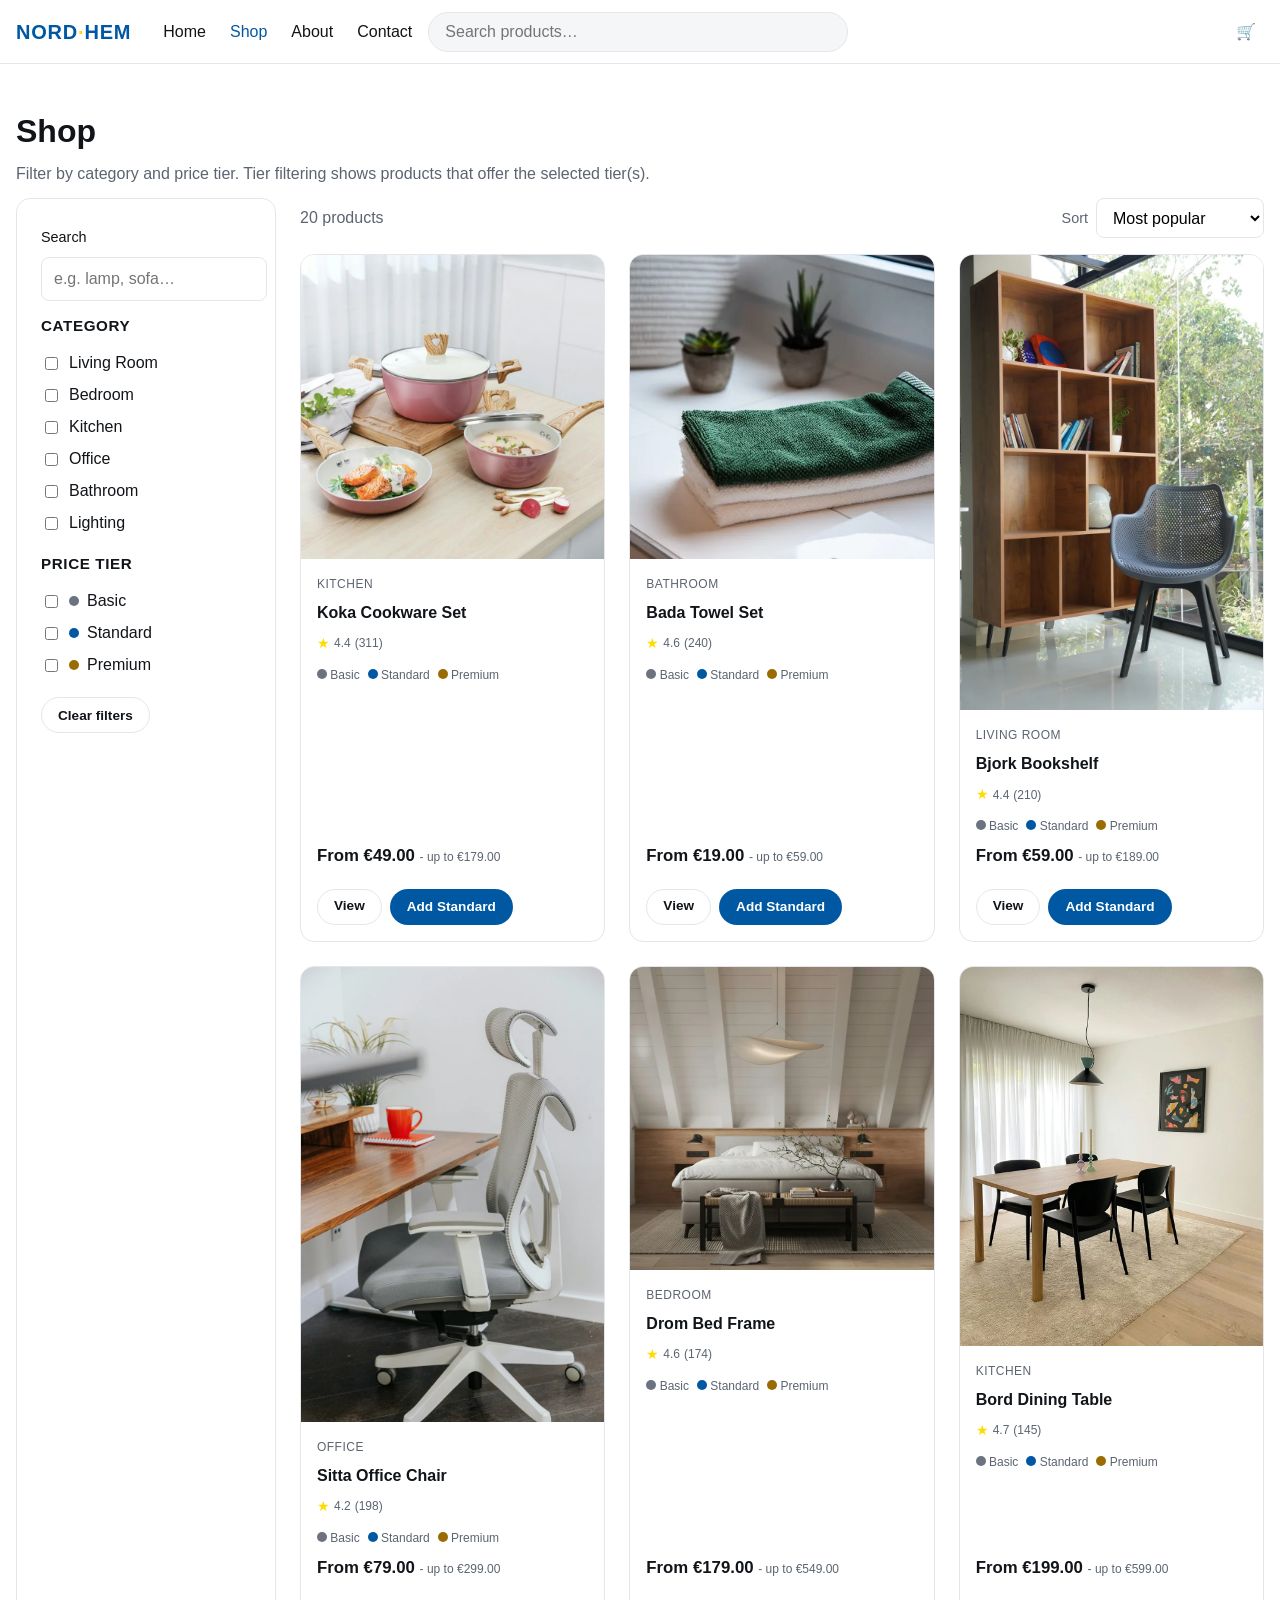
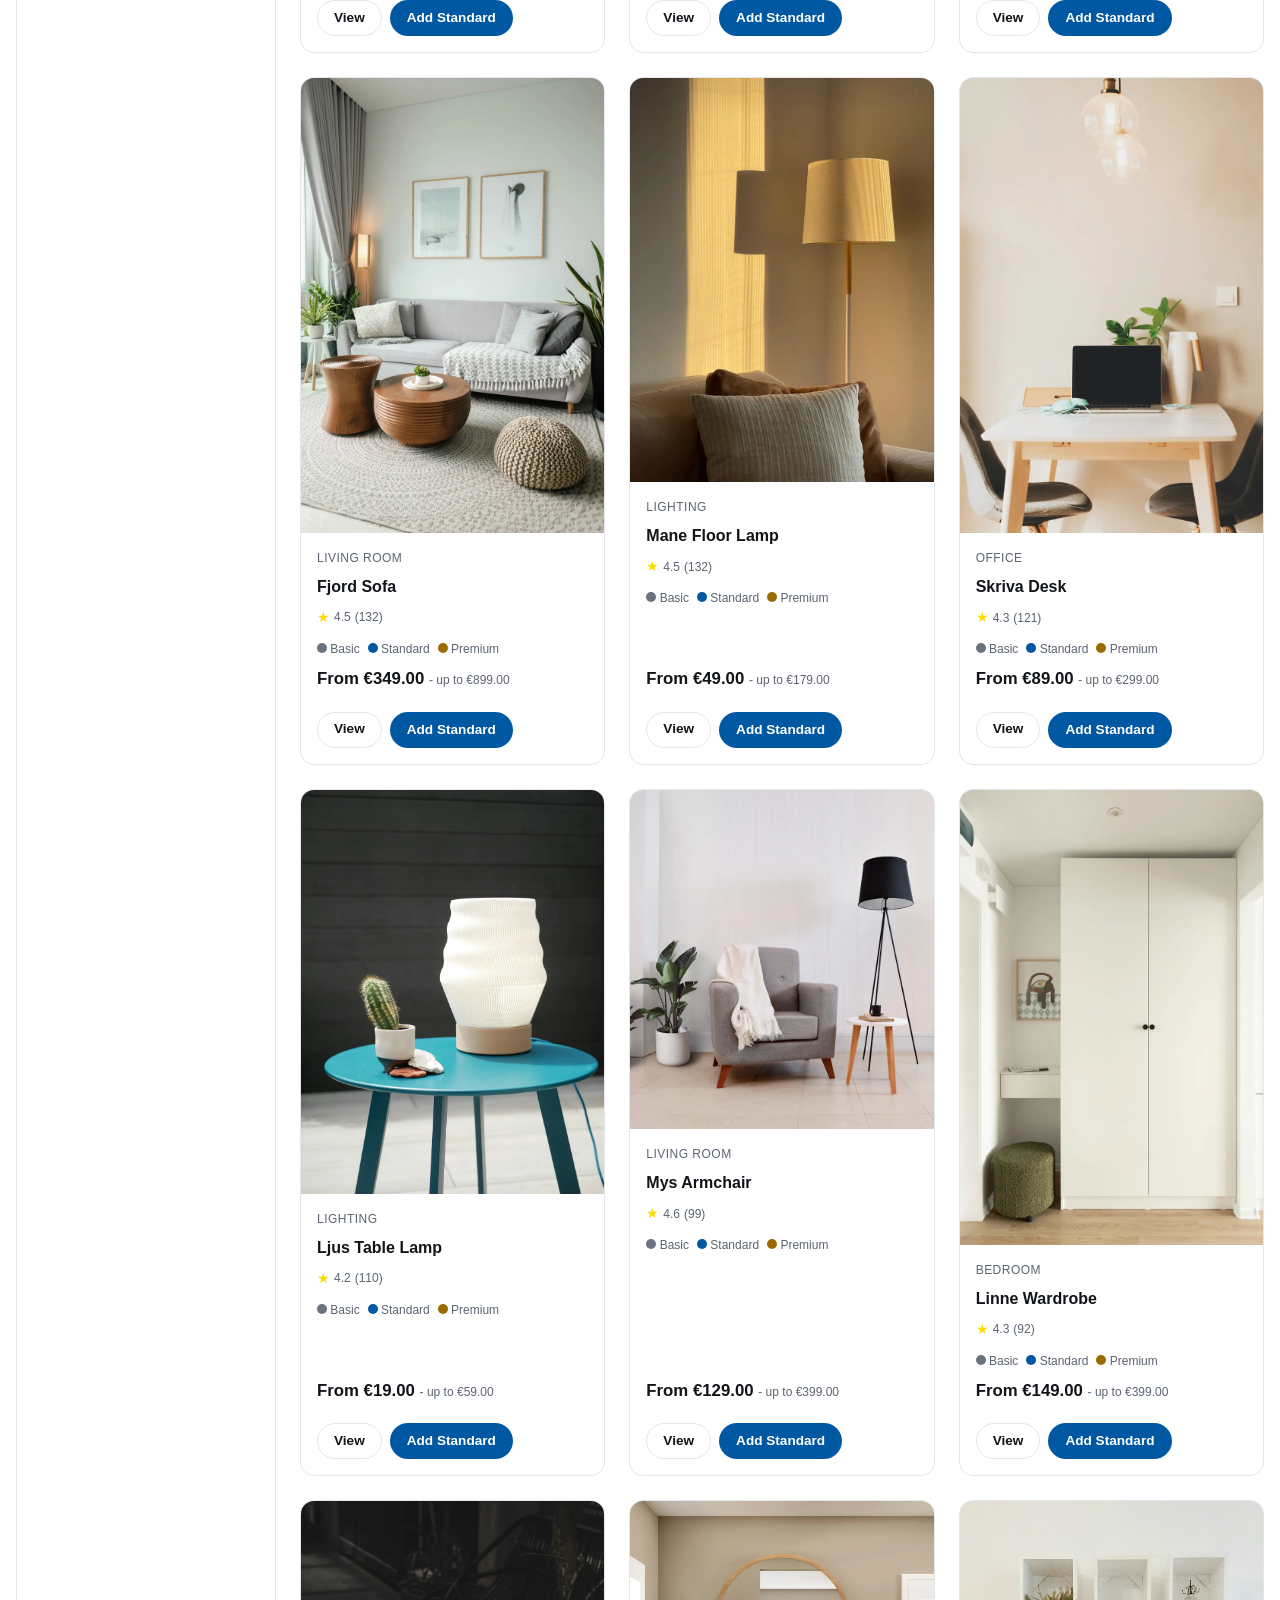
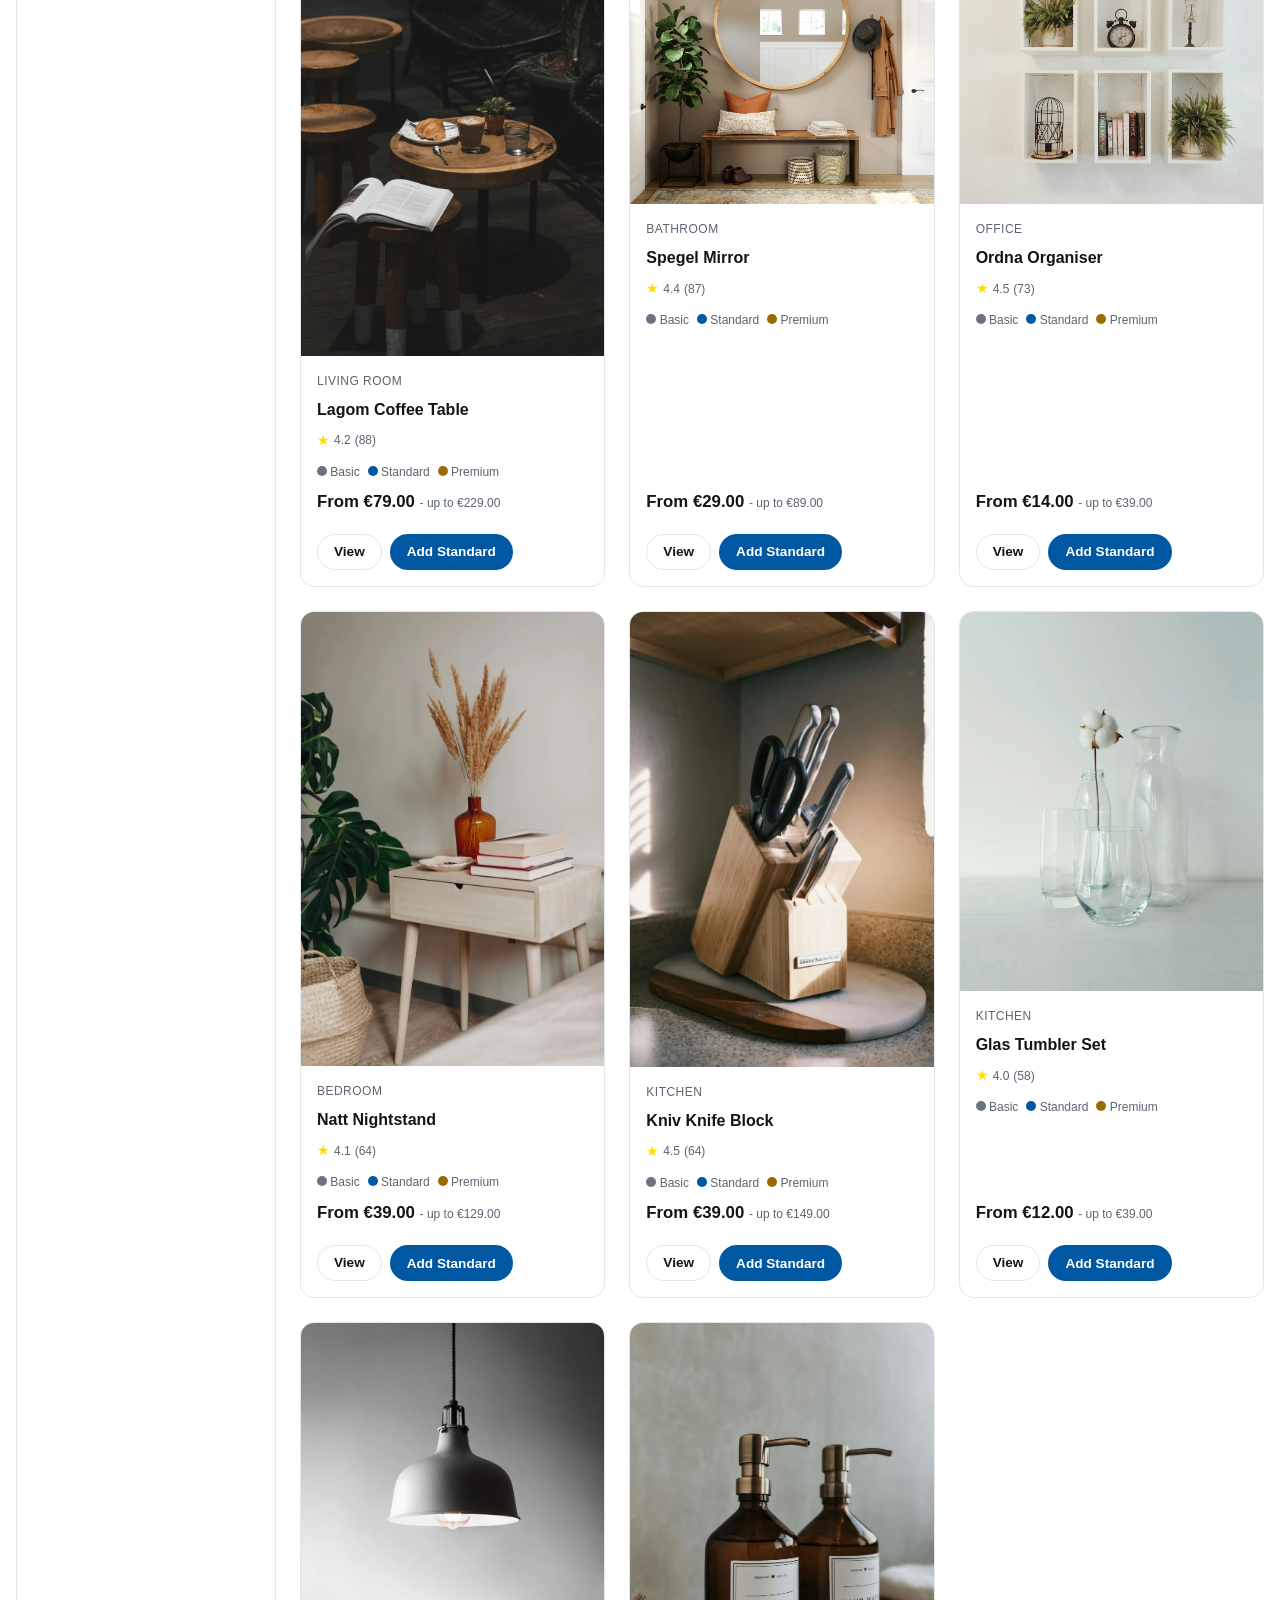
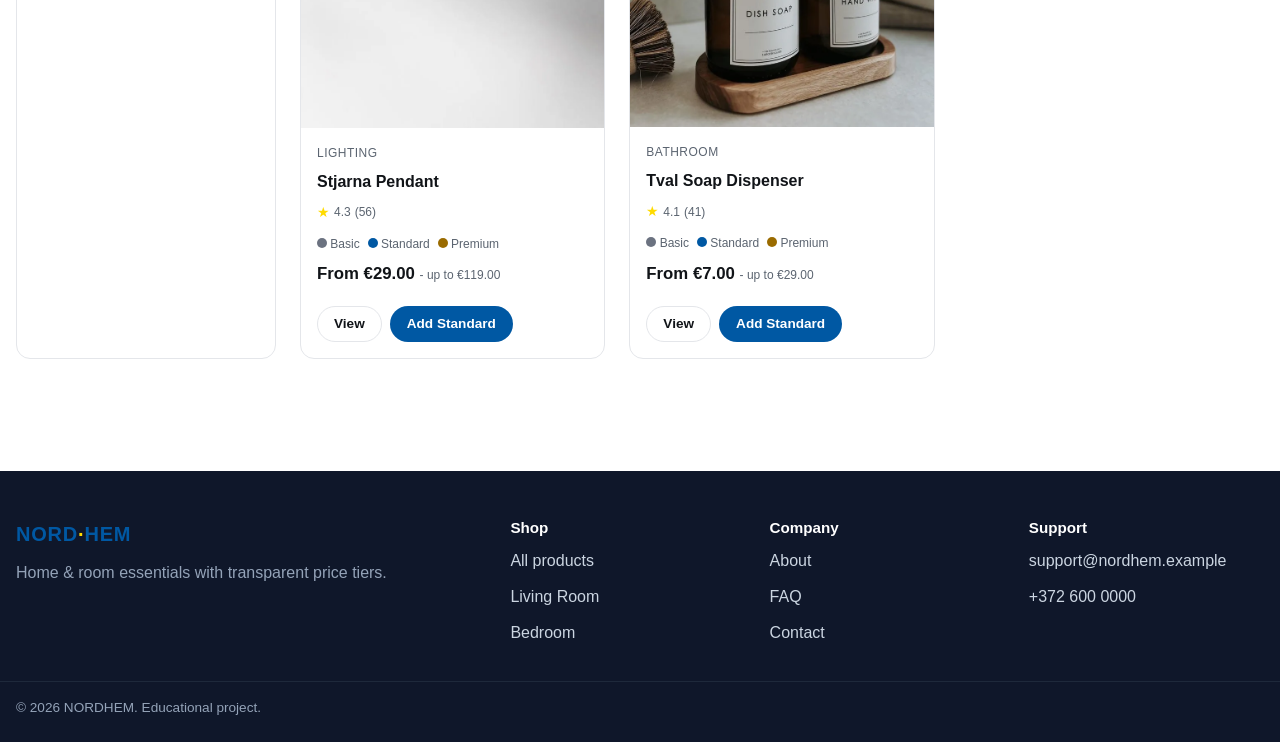
<file: shop.html>
<!doctype html>
<html lang="en">
  <head>
    <meta charset="UTF-8" />
    <meta name="viewport" content="width=device-width, initial-scale=1.0" />
    <title>Shop - NORDHEM</title>
    <link
      rel="icon"
      type="image/png"
      href="assets/images/furniture-store.png"
    />
    <link rel="preload" href="database/schema.sql" as="fetch" crossorigin />
    <link rel="stylesheet" href="assets/css/styles.css" />
  </head>
  <body>
    <header class="site-header">
      <div class="container site-header__inner">
        <a class="brand" href="index.html"
          >NORD<span class="brand__dot">·</span>HEM</a
        >
        <nav class="nav" aria-label="Primary">
          <a href="index.html">Home</a>
          <a href="shop.html" class="active">Shop</a>
          <a href="about.html">About</a>
          <a href="contact.html">Contact</a>
        </nav>
        <form class="header-search" data-header-search role="search">
          <input
            type="search"
            placeholder="Search products…"
            aria-label="Search products"
          />
        </form>
        <div class="header-actions">
          <a class="icon-btn" href="cart.html" aria-label="Cart"
            >🛒<span class="cart-badge" data-cart-badge>0</span></a
          >
          <button
            class="icon-btn hamburger"
            data-hamburger
            aria-expanded="false"
            aria-controls="mobile-nav"
            aria-label="Menu"
          >
            ☰
          </button>
        </div>
      </div>
      <nav
        id="mobile-nav"
        class="mobile-nav"
        data-mobile-nav
        aria-label="Mobile"
      >
        <a href="index.html">Home</a><a href="shop.html">Shop</a
        ><a href="about.html">About</a><a href="contact.html">Contact</a>
      </nav>
    </header>

    <main class="section">
      <div class="container">
        <h1>Shop</h1>
        <p style="color: var(--c-muted)">
          Filter by category and price tier. Tier filtering shows products that
          offer the selected tier(s).
        </p>

        <div class="shop">
          <aside class="filters" aria-label="Filters">
            <div class="field" style="margin-bottom: var(--s-4)">
              <label for="shop-search">Search</label>
              <input
                id="shop-search"
                type="search"
                data-shop-search
                placeholder="e.g. lamp, sofa…"
              />
            </div>
            <h3>Category</h3>
            <div data-filter-categories></div>
            <h3>Price tier</h3>
            <div data-filter-tiers></div>
            <button
              class="btn btn--ghost btn--sm"
              data-clear-filters
              style="margin-top: var(--s-4)"
            >
              Clear filters
            </button>
          </aside>

          <section>
            <div class="shop__toolbar">
              <span data-shop-count style="color: var(--c-muted)"></span>
              <label class="flex" style="gap: var(--s-2)">
                <span style="color: var(--c-muted); font-size: 0.9rem"
                  >Sort</span
                >
                <select data-sort aria-label="Sort">
                  <option value="popular">Most popular</option>
                  <option value="rating">Top rated</option>
                  <option value="priceAsc">Price: low to high</option>
                  <option value="priceDesc">Price: high to low</option>
                  <option value="name">Name (A-Z)</option>
                </select>
              </label>
            </div>
            <div class="product-grid" data-shop-grid></div>
          </section>
        </div>
      </div>
    </main>

    <footer class="site-footer">
      <div class="container footer-grid">
        <div>
          <div class="brand" style="margin-bottom: var(--s-3)">
            NORD<span class="brand__dot">·</span>HEM
          </div>
          <p style="color: #94a3b8">
            Home &amp; room essentials with transparent price tiers.
          </p>
        </div>
        <div>
          <h4>Shop</h4>
          <p><a href="shop.html">All products</a></p>
          <p><a href="shop.html?category=1">Living Room</a></p>
          <p><a href="shop.html?category=2">Bedroom</a></p>
        </div>
        <div>
          <h4>Company</h4>
          <p><a href="about.html">About</a></p>
          <p><a href="about.html#faq">FAQ</a></p>
          <p><a href="contact.html">Contact</a></p>
        </div>
        <div>
          <h4>Support</h4>
          <p>support@nordhem.example</p>
          <p>+372 600 0000</p>
        </div>
      </div>
      <div class="container footer-bottom">
        © <span data-year></span> NORDHEM. Educational project.
      </div>
    </footer>

    <script src="assets/js/data.js"></script>
    <script src="assets/js/store.js"></script>
    <script src="assets/js/illustrations.js"></script>
    <script src="assets/js/ui.js"></script>
    <script src="assets/js/shop.js"></script>
  </body>
</html>
</file>
<file: assets/css/styles.css>
/* NORDHEM - design system + components + responsive */

/* 1. Tokens */
:root {
  --c-primary: #0058a3;
  --c-primary-dark: #00407a;
  --c-accent: #ffdb00;
  --c-ink: #111418;
  --c-muted: #5b6470;
  --c-line: #e4e6ea;
  --c-bg: #ffffff;
  --c-bg-alt: #f5f6f8;
  --c-danger: #b3261e;
  --c-success: #146c2e;

  --tier-basic: #6b7280;
  --tier-standard: #0058a3;
  --tier-premium: #9a6b00;

  --s-1: 4px;
  --s-2: 8px;
  --s-3: 12px;
  --s-4: 16px;
  --s-5: 24px;
  --s-6: 32px;
  --s-7: 48px;
  --s-8: 64px;

  --r-1: 4px;
  --r-2: 8px;
  --r-3: 14px;
  --r-pill: 999px;

  --shadow-1: 0 1px 2px rgba(0, 0, 0, 0.04), 0 1px 3px rgba(0, 0, 0, 0.06);
  --shadow-2: 0 4px 12px rgba(0, 0, 0, 0.08);

  --max-w: 1280px;
  --header-h: 64px;

  --font-sans:
    "Inter", "Segoe UI", -apple-system, BlinkMacSystemFont, Roboto, Helvetica,
    Arial, sans-serif;
}

/* 2. Reset */
*,
*::before,
*::after {
  box-sizing: border-box;
}
html {
  -webkit-text-size-adjust: 100%;
  scroll-behavior: smooth;
  scroll-padding-top: calc(var(--header-h) + 8px);
}
body {
  margin: 0;
  font-family: var(--font-sans);
  font-size: 16px;
  line-height: 1.5;
  color: var(--c-ink);
  background: var(--c-bg);
  -webkit-font-smoothing: antialiased;
  min-height: 100vh;
  display: flex;
  flex-direction: column;
}
main {
  flex: 1;
}
img,
svg {
  display: block;
  max-width: 100%;
  height: auto;
}
a {
  color: var(--c-primary);
  text-decoration: none;
}
a:hover {
  text-decoration: underline;
}
button {
  font-family: inherit;
  cursor: pointer;
}
h1,
h2,
h3,
h4 {
  line-height: 1.2;
  margin: 0 0 var(--s-3);
}
h1 {
  font-size: clamp(1.75rem, 2.5vw, 2.5rem);
}
h2 {
  font-size: clamp(1.4rem, 2vw, 1.875rem);
}
h3 {
  font-size: 1.125rem;
}
p {
  margin: 0 0 var(--s-3);
}
.visually-hidden {
  position: absolute !important;
  width: 1px;
  height: 1px;
  padding: 0;
  margin: -1px;
  overflow: hidden;
  clip: rect(0, 0, 0, 0);
  white-space: nowrap;
  border: 0;
}

/* 3. Layout helpers */
.container {
  width: 100%;
  max-width: var(--max-w);
  margin-inline: auto;
  padding-inline: var(--s-4);
}
.section {
  padding-block: var(--s-7);
}
.section--alt {
  background: var(--c-bg-alt);
}
.section--dark {
  background: var(--c-ink);
  color: #fff;
}

/* Video feature */
.video-feature {
  text-align: center;
}
.video-feature .eyebrow {
  display: inline-block;
  background: var(--c-accent);
  color: var(--c-ink);
  padding: 4px 10px;
  border-radius: var(--r-pill);
  font-size: 12px;
  font-weight: 700;
  margin-bottom: var(--s-3);
}
.video-feature h2 {
  color: #fff;
}
.video-feature__lead {
  color: rgba(255, 255, 255, 0.72);
  max-width: 60ch;
  margin-inline: auto;
  margin-bottom: var(--s-6);
}
.video-embed {
  position: relative;
  width: 100%;
  padding-top: 56.25%;
  border-radius: var(--r-3);
  overflow: hidden;
  box-shadow: var(--shadow-2);
  background: #000;
}
.video-embed iframe {
  position: absolute;
  inset: 0;
  width: 100%;
  height: 100%;
  border: 0;
}
.grid {
  display: grid;
  gap: var(--s-5);
}
.flex {
  display: flex;
  gap: var(--s-3);
  align-items: center;
}
.between {
  justify-content: space-between;
}

/* 4. Header / Navigation */
.site-header {
  position: sticky;
  top: 0;
  z-index: 50;
  background: var(--c-bg);
  border-bottom: 1px solid var(--c-line);
  height: var(--header-h);
}
.site-header__inner {
  display: flex;
  align-items: center;
  gap: var(--s-4);
  height: 100%;
}
.brand {
  font-weight: 800;
  font-size: 1.25rem;
  letter-spacing: 0.04em;
  color: var(--c-primary);
  text-decoration: none;
}
.brand__dot {
  color: var(--c-accent);
}
.nav {
  display: none;
  gap: var(--s-5);
  margin-left: var(--s-4);
}
.nav a {
  color: var(--c-ink);
  font-weight: 500;
}
.nav a.active {
  color: var(--c-primary);
}

.header-search {
  flex: 1;
  display: none;
  max-width: 420px;
}
.header-search input {
  width: 100%;
  height: 40px;
  border: 1px solid var(--c-line);
  border-radius: var(--r-pill);
  padding: 0 var(--s-4);
  font: inherit;
  background: var(--c-bg-alt);
}
.header-search input:focus {
  outline: 2px solid var(--c-primary);
  background: var(--c-bg);
}

.header-actions {
  margin-left: auto;
  display: flex;
  gap: var(--s-3);
  align-items: center;
}
.icon-btn {
  position: relative;
  background: none;
  border: 0;
  padding: var(--s-2);
  color: var(--c-ink);
  border-radius: var(--r-2);
}
.icon-btn:hover {
  background: var(--c-bg-alt);
}
.cart-badge {
  position: absolute;
  top: -2px;
  right: -2px;
  min-width: 18px;
  height: 18px;
  padding: 0 4px;
  background: var(--c-primary);
  color: #fff;
  font-size: 11px;
  font-weight: 700;
  border-radius: var(--r-pill);
  display: inline-flex;
  align-items: center;
  justify-content: center;
}

.hamburger {
  display: inline-flex;
}
.mobile-nav {
  display: none;
  position: fixed;
  inset: var(--header-h) 0 0 0;
  background: var(--c-bg);
  padding: var(--s-5);
  z-index: 40;
  flex-direction: column;
  gap: var(--s-4);
}
.mobile-nav.open {
  display: flex;
}
.mobile-nav a {
  color: var(--c-ink);
  font-size: 1.125rem;
  padding: var(--s-3) 0;
  border-bottom: 1px solid var(--c-line);
}

/* 5. Buttons */
.btn {
  display: inline-flex;
  align-items: center;
  justify-content: center;
  gap: var(--s-2);
  height: 44px;
  padding: 0 var(--s-5);
  border: 1px solid transparent;
  border-radius: var(--r-pill);
  font-weight: 600;
  font-size: 0.95rem;
  background: var(--c-primary);
  color: #fff;
  transition:
    background 0.15s ease,
    transform 0.05s ease;
  text-decoration: none;
  white-space: nowrap;
}
.btn:hover {
  background: var(--c-primary-dark);
  text-decoration: none;
}
.btn:active {
  transform: translateY(1px);
}
.btn--ghost {
  background: transparent;
  color: var(--c-ink);
  border-color: var(--c-line);
}
.btn--ghost:hover {
  background: var(--c-bg-alt);
}
.btn--accent {
  background: var(--c-accent);
  color: var(--c-ink);
}
.btn--accent:hover {
  background: #e6c600;
}
.btn--block {
  width: 100%;
}
.btn--sm {
  height: 36px;
  padding: 0 var(--s-4);
  font-size: 0.85rem;
}

/* 6. Tier badges */
.tier {
  display: inline-flex;
  align-items: center;
  gap: 6px;
  padding: 3px 10px;
  border-radius: var(--r-pill);
  font-size: 11px;
  font-weight: 700;
  letter-spacing: 0.04em;
  text-transform: uppercase;
  color: #fff;
}
.tier--basic {
  background: var(--tier-basic);
}
.tier--standard {
  background: var(--tier-standard);
}
.tier--premium {
  background: var(--tier-premium);
}
.tier-dot {
  width: 10px;
  height: 10px;
  border-radius: 50%;
  display: inline-block;
}
.tier-dot--basic {
  background: var(--tier-basic);
}
.tier-dot--standard {
  background: var(--tier-standard);
}
.tier-dot--premium {
  background: var(--tier-premium);
}

/* 7. Hero */
.hero {
  background: linear-gradient(135deg, #f7f9fc, #eef4fb);
  padding: var(--s-7) 0;
}
.hero__grid {
  display: grid;
  gap: var(--s-6);
  grid-template-columns: 1fr;
  align-items: center;
}
.hero__lead .eyebrow {
  display: inline-block;
  background: var(--c-accent);
  color: var(--c-ink);
  padding: 4px 10px;
  border-radius: var(--r-pill);
  font-size: 12px;
  font-weight: 700;
  margin-bottom: var(--s-3);
}
.hero__lead p {
  color: var(--c-muted);
  max-width: 48ch;
}

.tier-showcase {
  display: grid;
  gap: var(--s-4);
  grid-template-columns: 1fr;
}
.tier-card {
  background: var(--c-bg);
  border: 1px solid var(--c-line);
  border-radius: var(--r-3);
  padding: var(--s-5);
  display: flex;
  flex-direction: column;
  gap: var(--s-3);
  transition:
    box-shadow 0.15s ease,
    transform 0.15s ease;
}
a.tier-card:hover {
  box-shadow: var(--shadow-2);
  transform: translateY(-2px);
  text-decoration: none;
}
.tier-card__price {
  font-size: 1.5rem;
  font-weight: 700;
  white-space: nowrap;
}
.tier-card__price small {
  font-size: 0.75rem;
  font-weight: 500;
  color: var(--c-muted);
  white-space: nowrap;
}
.tier-card > .btn {
  margin-top: auto;
  align-self: stretch;
  font-size: 0.85rem;
  padding: 0 var(--s-3);
}

/* 8. Product card */
.product-grid {
  display: grid;
  gap: var(--s-5);
  grid-template-columns: repeat(auto-fill, minmax(240px, 1fr));
}
.product-card {
  display: flex;
  flex-direction: column;
  background: var(--c-bg);
  border: 1px solid var(--c-line);
  border-radius: var(--r-3);
  overflow: hidden;
  transition:
    box-shadow 0.15s ease,
    transform 0.15s ease;
}
.product-card:hover {
  box-shadow: var(--shadow-2);
  transform: translateY(-2px);
}
.product-card__media {
  aspect-ratio: 1 / 1;
  background: var(--c-bg-alt);
  display: flex;
  align-items: center;
  justify-content: center;
}
.product-card__body {
  padding: var(--s-4);
  display: flex;
  flex-direction: column;
  gap: var(--s-2);
  flex: 1;
}
.product-card__name {
  font-weight: 600;
  color: var(--c-ink);
}
.product-card__cat {
  font-size: 12px;
  color: var(--c-muted);
  text-transform: uppercase;
  letter-spacing: 0.04em;
}
.product-card__tiers {
  display: flex;
  gap: var(--s-2);
  flex-wrap: wrap;
  margin-top: var(--s-1);
  font-size: 12px;
  color: var(--c-muted);
}
.product-card__price {
  margin-top: auto;
  font-weight: 700;
  color: var(--c-ink);
  font-size: 1.05rem;
}
.product-card__price small {
  font-weight: 500;
  color: var(--c-muted);
  font-size: 0.75rem;
}
.product-card__actions {
  display: flex;
  gap: var(--s-2);
  margin-top: var(--s-3);
}
.rating {
  display: inline-flex;
  align-items: center;
  gap: 4px;
  font-size: 12px;
  color: var(--c-muted);
}
.rating::before {
  content: "★";
  color: var(--c-accent);
  font-size: 14px;
}

.tile {
  width: 100%;
  height: 100%;
  position: relative;
  overflow: hidden;
  background: var(--c-bg-alt);
}
.tile__img {
  width: 100%;
  height: 100%;
  object-fit: cover;
  display: block;
  color: transparent;
  transition: transform 0.35s ease;
}
.product-card:hover .tile__img {
  transform: scale(1.05);
}

/* 9. Shop layout (sidebar + grid) */
.shop {
  display: grid;
  gap: var(--s-5);
  grid-template-columns: 1fr;
}
.filters {
  background: var(--c-bg);
  border: 1px solid var(--c-line);
  border-radius: var(--r-3);
  padding: var(--s-5);
}
.filters h3 {
  font-size: 0.95rem;
  text-transform: uppercase;
  letter-spacing: 0.04em;
  margin-top: var(--s-4);
}
.filters h3:first-child {
  margin-top: 0;
}
.filters label {
  display: flex;
  align-items: center;
  gap: var(--s-2);
  padding: var(--s-1) 0;
  cursor: pointer;
}
.shop__toolbar {
  display: flex;
  justify-content: space-between;
  align-items: center;
  gap: var(--s-3);
  flex-wrap: wrap;
  margin-bottom: var(--s-4);
}
.shop__toolbar select {
  height: 40px;
  padding: 0 var(--s-3);
  border: 1px solid var(--c-line);
  border-radius: var(--r-2);
  background: var(--c-bg);
  font: inherit;
}
.empty-state {
  padding: var(--s-7);
  text-align: center;
  color: var(--c-muted);
  border: 1px dashed var(--c-line);
  border-radius: var(--r-3);
}

/* 10. Product detail */
.breadcrumbs {
  font-size: 13px;
  color: var(--c-muted);
  margin-bottom: var(--s-4);
}
.breadcrumbs a {
  color: var(--c-muted);
}
.breadcrumbs span {
  margin: 0 var(--s-2);
}
.breadcrumbs span[aria-current="page"] {
  margin-left: 0;
}

.product-detail {
  display: grid;
  gap: var(--s-6);
  grid-template-columns: 1fr;
}
.gallery__main {
  aspect-ratio: 1/1;
  border: 1px solid var(--c-line);
  border-radius: var(--r-3);
  overflow: hidden;
  background: var(--c-bg-alt);
}

.tier-selector {
  display: grid;
  gap: var(--s-3);
  margin: var(--s-4) 0;
}
.tier-option {
  border: 2px solid var(--c-line);
  border-radius: var(--r-3);
  padding: var(--s-4);
  cursor: pointer;
  display: grid;
  gap: var(--s-2);
  transition:
    border-color 0.15s ease,
    background 0.15s ease;
}
.tier-option:hover {
  background: var(--c-bg-alt);
}
.tier-option[aria-checked="true"] {
  border-color: var(--c-primary);
  background: #f3f8fd;
}
.tier-option__head {
  display: flex;
  justify-content: space-between;
  align-items: center;
}
.tier-option__price {
  font-weight: 700;
  font-size: 1.125rem;
}
.tier-option ul {
  margin: 0;
  padding-left: 1.1rem;
  font-size: 0.9rem;
  color: var(--c-muted);
}

.specs {
  margin-top: var(--s-5);
}
.specs dl {
  display: grid;
  grid-template-columns: max-content 1fr;
  gap: var(--s-2) var(--s-4);
}
.specs dt {
  color: var(--c-muted);
  font-weight: 500;
}
.specs dd {
  margin: 0;
}

/* Specifications table */
.spec-table-wrap {
  overflow-x: auto;
  border: 1px solid var(--c-line);
  border-radius: var(--r-3);
}
.spec-table {
  width: 100%;
  border-collapse: collapse;
  font-size: 0.9rem;
  min-width: 460px;
}
.spec-table caption {
  text-align: left;
  padding: var(--s-3) var(--s-4);
  color: var(--c-muted);
  font-size: 0.8rem;
  font-weight: 600;
  text-transform: uppercase;
  letter-spacing: 0.04em;
  border-bottom: 1px solid var(--c-line);
}
.spec-table th,
.spec-table td {
  padding: var(--s-3) var(--s-4);
  text-align: left;
  border-bottom: 1px solid var(--c-line);
  vertical-align: top;
}
.spec-table thead th {
  background: var(--c-bg-alt);
}
.spec-table tbody th[scope="row"] {
  color: var(--c-muted);
  font-weight: 500;
  white-space: nowrap;
}
.spec-table tbody tr:last-child th,
.spec-table tbody tr:last-child td {
  border-bottom: 0;
}
.spec-table__features {
  margin: 0;
  padding-left: 1.1rem;
  color: var(--c-muted);
}
.spec-table__features li {
  margin-bottom: 2px;
}

/* 11. Cart */
.cart-line {
  display: grid;
  gap: var(--s-4);
  grid-template-columns: 80px 1fr auto;
  align-items: center;
  padding: var(--s-4) 0;
  border-bottom: 1px solid var(--c-line);
}
.cart-line__media {
  width: 80px;
  height: 80px;
  border-radius: var(--r-2);
  overflow: hidden;
  background: var(--c-bg-alt);
}
.qty {
  display: inline-flex;
  align-items: center;
  border: 1px solid var(--c-line);
  border-radius: var(--r-pill);
  overflow: hidden;
}
.qty button {
  width: 32px;
  height: 32px;
  background: none;
  border: 0;
  font-size: 1.1rem;
  color: var(--c-ink);
}
.qty button:hover {
  background: var(--c-bg-alt);
}
.qty span {
  min-width: 28px;
  text-align: center;
  font-weight: 600;
}

.summary {
  background: var(--c-bg-alt);
  border-radius: var(--r-3);
  padding: var(--s-5);
  position: sticky;
  top: calc(var(--header-h) + var(--s-4));
}
.summary__row {
  display: flex;
  justify-content: space-between;
  padding: var(--s-2) 0;
}
.summary__total {
  font-weight: 700;
  font-size: 1.25rem;
  border-top: 1px solid var(--c-line);
  margin-top: var(--s-3);
  padding-top: var(--s-3);
}

/*  12. Forms */
.form {
  display: grid;
  gap: var(--s-4);
  max-width: 560px;
}
.field {
  display: grid;
  gap: var(--s-1);
}
.field label {
  font-size: 0.9rem;
  font-weight: 500;
}
.field input,
.field textarea,
.field select {
  height: 44px;
  padding: 0 var(--s-3);
  border: 1px solid var(--c-line);
  border-radius: var(--r-2);
  font: inherit;
  background: var(--c-bg);
}
.field textarea {
  height: auto;
  padding: var(--s-3);
  min-height: 120px;
}
.field input:focus,
.field textarea:focus,
.field select:focus {
  outline: 2px solid var(--c-primary);
}
.field--error input,
.field--error textarea {
  border-color: var(--c-danger);
}
.field__error {
  color: var(--c-danger);
  font-size: 0.85rem;
  min-height: 1em;
}
.field__row {
  display: grid;
  gap: var(--s-3);
  grid-template-columns: 1fr 1fr;
}

/* 13. FAQ accordion */
.faq {
  display: flex;
  flex-direction: column;
  gap: var(--s-3);
  margin-top: var(--s-4);
}
.faq details {
  border: 1px solid var(--c-line);
  border-radius: var(--r-3);
  overflow: hidden;
  transition: border-color 0.15s ease;
}
.faq details[open] {
  border-color: var(--c-primary);
}
.faq summary {
  list-style: none;
  display: flex;
  justify-content: space-between;
  align-items: center;
  gap: var(--s-4);
  padding: var(--s-4) var(--s-5);
  font-weight: 600;
  cursor: pointer;
  user-select: none;
  background: var(--c-bg);
  transition: background 0.15s ease;
}
.faq summary::-webkit-details-marker {
  display: none;
}
.faq summary:hover {
  background: var(--c-bg-alt);
}
.faq summary::after {
  content: "+";
  font-size: 1.25rem;
  line-height: 1;
  color: var(--c-primary);
  flex-shrink: 0;
  transition: transform 0.2s ease;
}
.faq details[open] > summary::after {
  content: "\2212";
}
.faq details > p {
  margin: 0;
  padding: var(--s-4) var(--s-5);
  color: var(--c-muted);
  line-height: 1.6;
  border-top: 1px solid var(--c-line);
}

/*  14. Footer */
.site-footer {
  margin-top: var(--s-8);
  background: #0f172a;
  color: #cbd5e1;
  padding: var(--s-7) 0 var(--s-5);
}
.site-footer h4 {
  color: #fff;
  font-size: 0.95rem;
  margin-bottom: var(--s-3);
}
.site-footer a {
  color: #cbd5e1;
}
.footer-grid {
  display: grid;
  gap: var(--s-5);
  grid-template-columns: 1fr;
}
.footer-bottom {
  border-top: 1px solid #1e293b;
  margin-top: var(--s-5);
  padding-top: var(--s-4);
  font-size: 0.85rem;
  color: #94a3b8;
}

/* 14. Toast */
.toast {
  position: fixed;
  left: 50%;
  bottom: var(--s-5);
  transform: translateX(-50%) translateY(20px);
  background: var(--c-ink);
  color: #fff;
  padding: var(--s-3) var(--s-5);
  border-radius: var(--r-pill);
  font-weight: 500;
  opacity: 0;
  pointer-events: none;
  transition:
    opacity 0.2s ease,
    transform 0.2s ease;
  z-index: 100;
}
.toast.show {
  opacity: 1;
  transform: translateX(-50%) translateY(0);
}

/* 15. Responsive */
@media (min-width: 768px) {
  .nav {
    display: flex;
  }
  .header-search {
    display: block;
  }
  .hamburger {
    display: none;
  }
  .hero__grid {
    grid-template-columns: 1fr 1.4fr;
  }
  .tier-showcase {
    grid-template-columns: repeat(3, 1fr);
  }
  .product-detail {
    grid-template-columns: 1fr 1fr;
  }
  .footer-grid {
    grid-template-columns: 2fr 1fr 1fr 1fr;
  }
}
@media (min-width: 1024px) {
  .shop {
    grid-template-columns: 260px 1fr;
  }
  .cart-page {
    display: grid;
    gap: var(--s-6);
    grid-template-columns: 2fr 1fr;
    align-items: start;
  }
}
</file>
